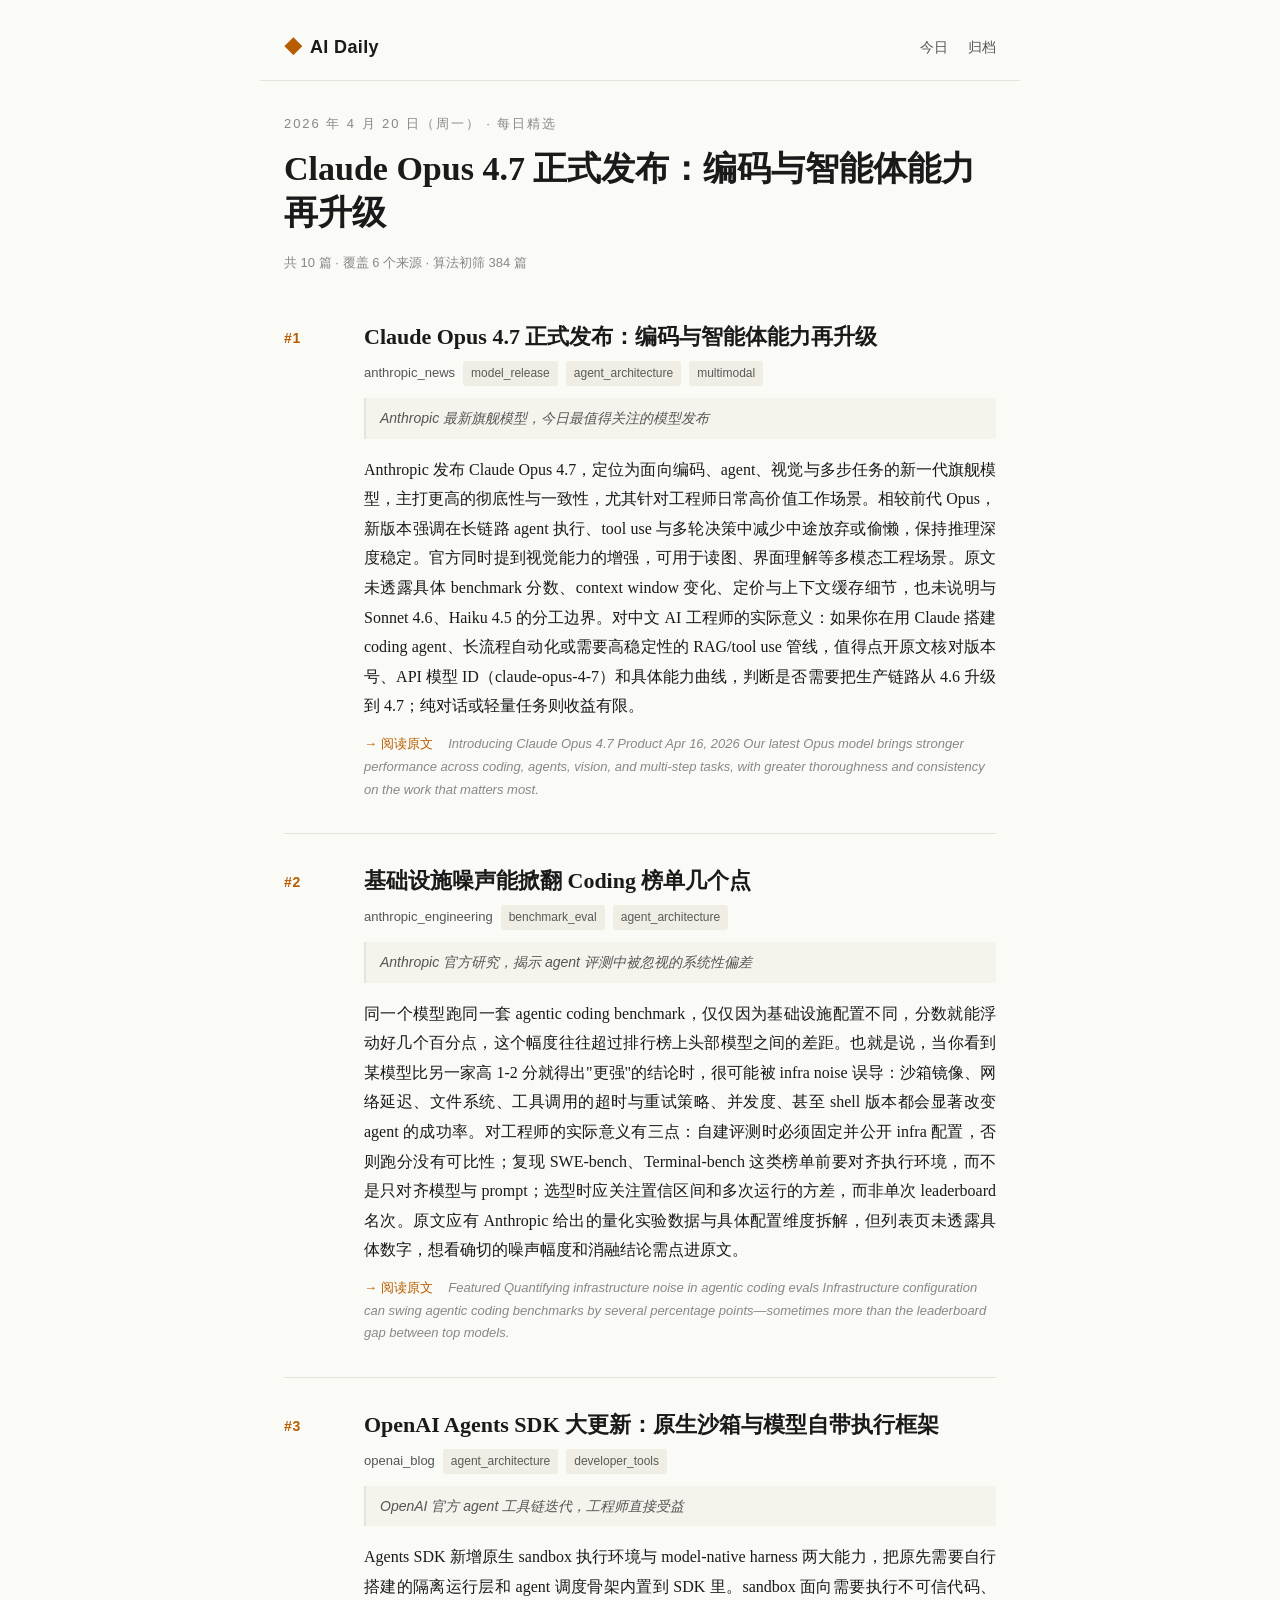
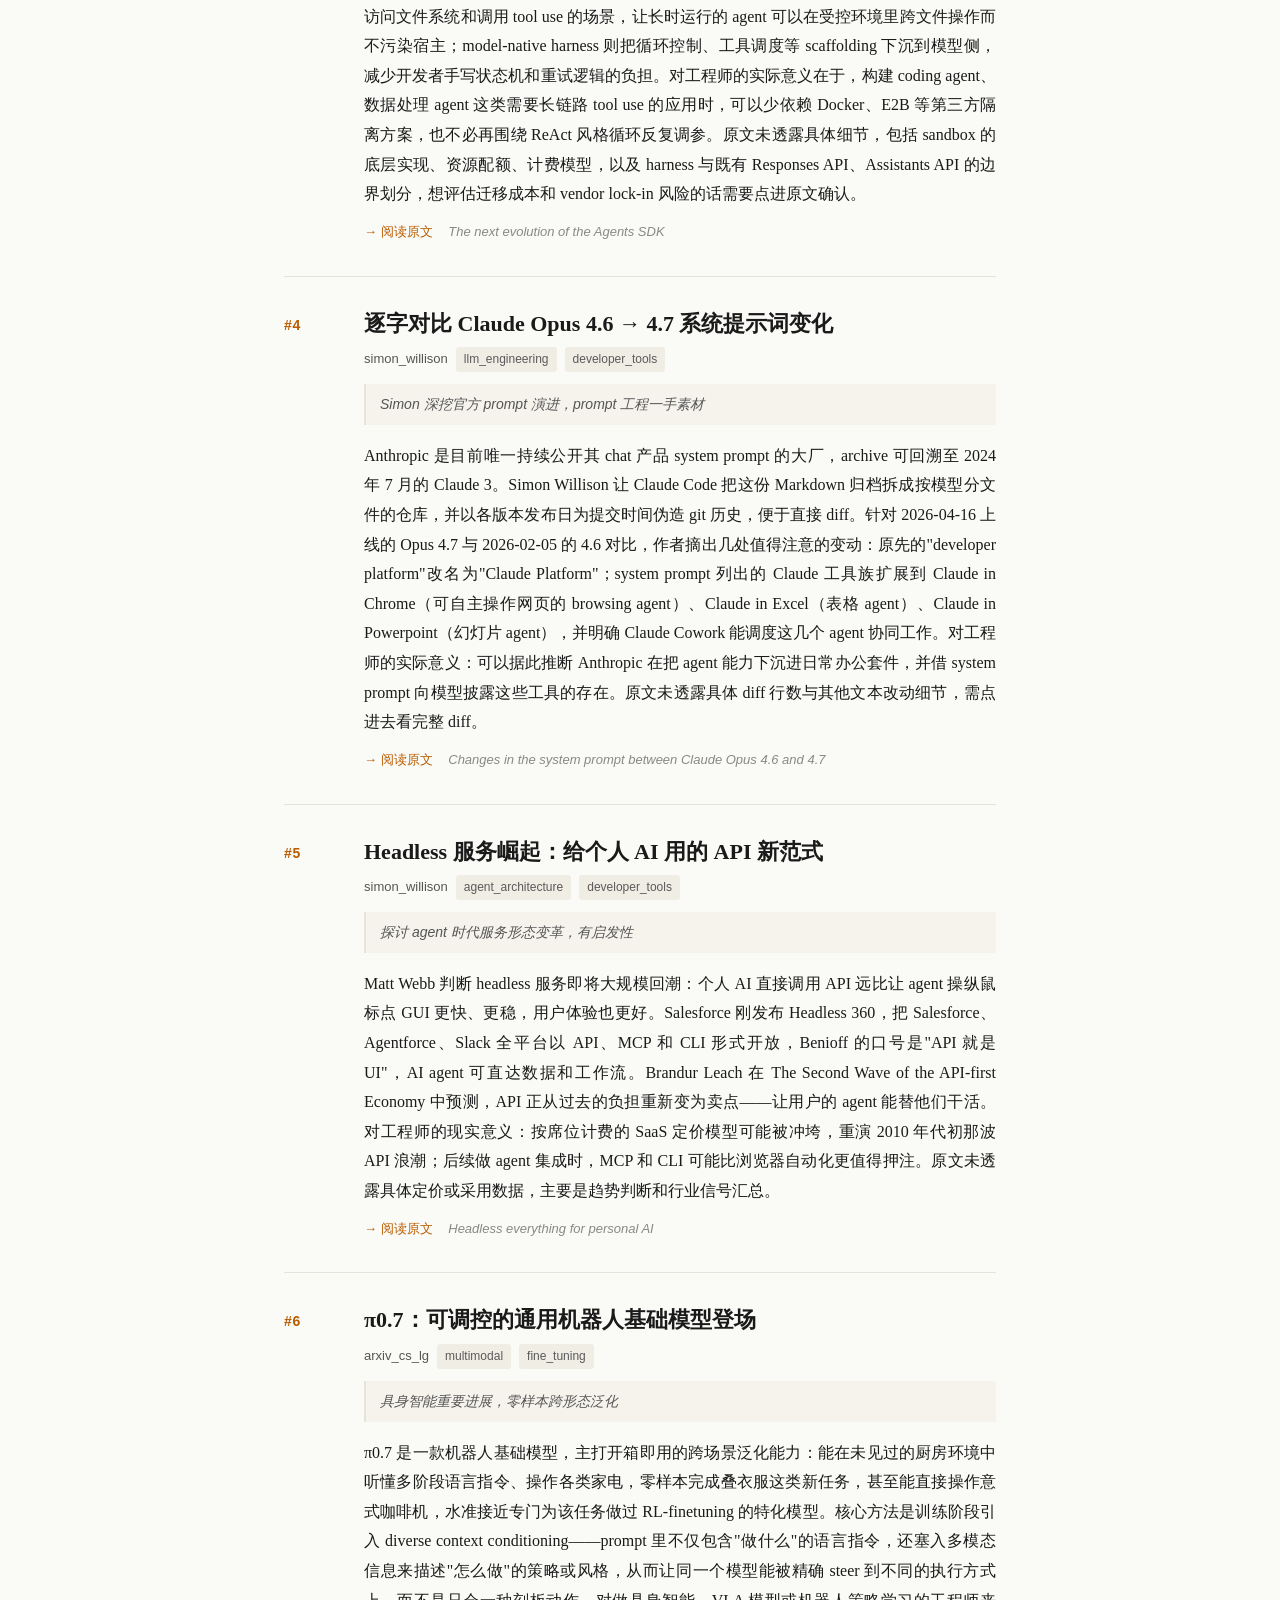
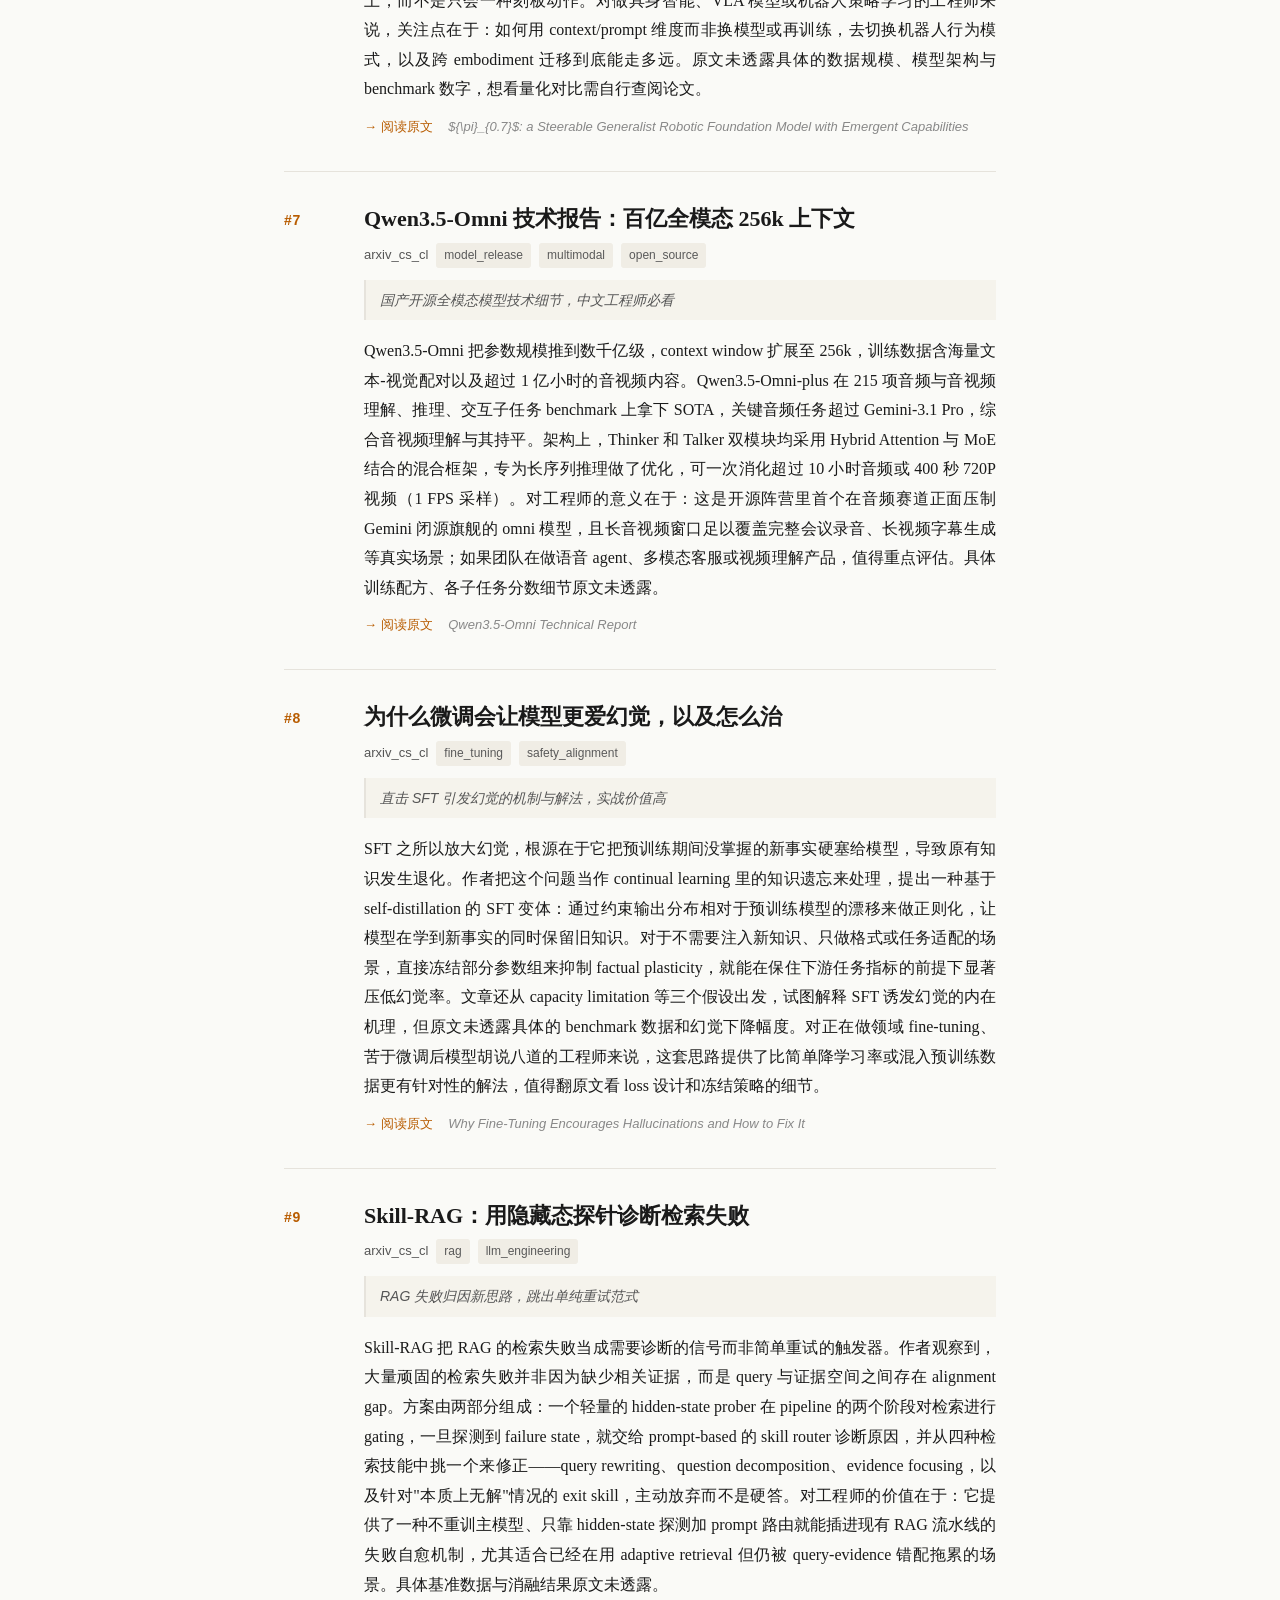
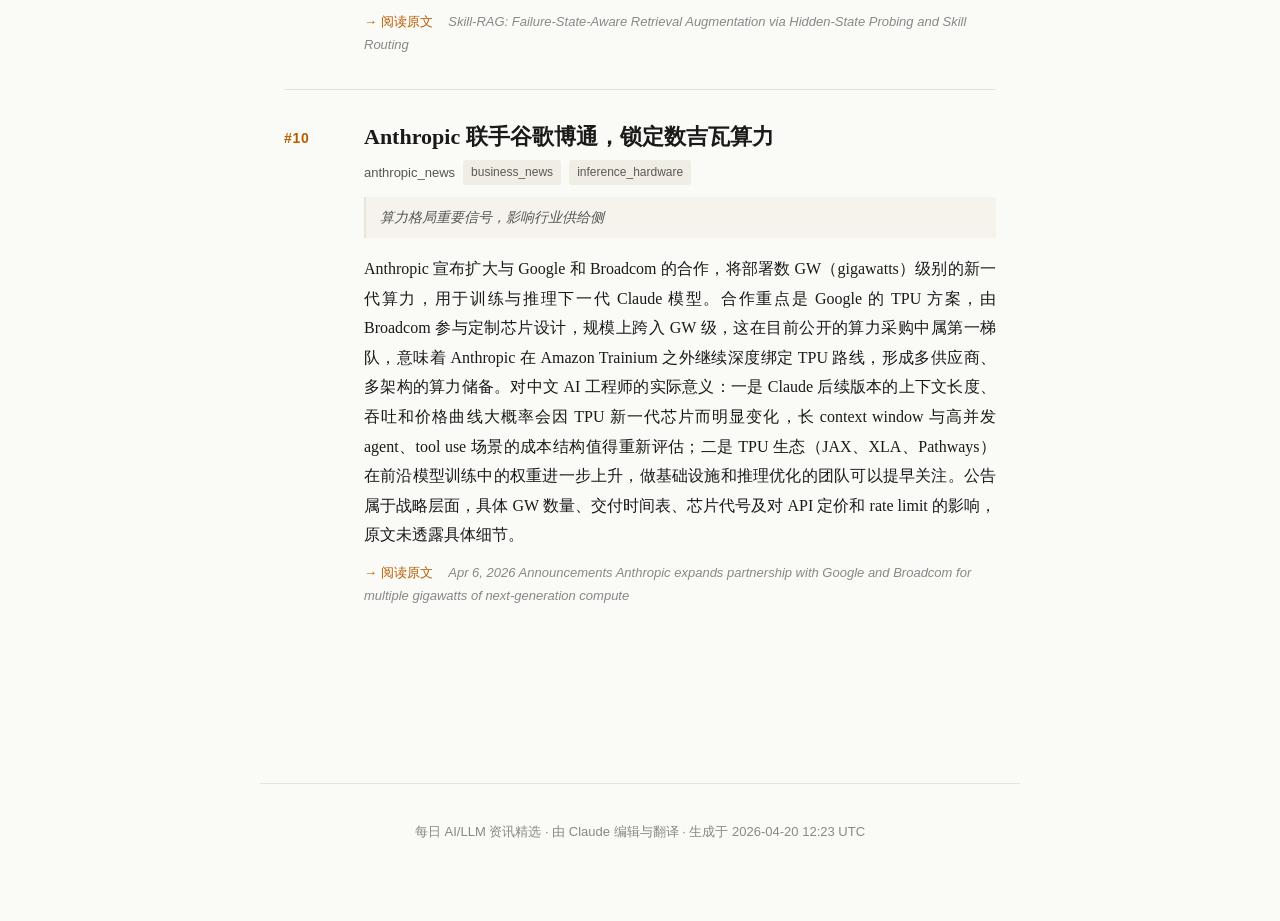
<file: web/index.html>
<!doctype html>
<html lang="zh-CN">
<head>
  <meta charset="utf-8">
  <meta name="viewport" content="width=device-width, initial-scale=1">
  <title>2026 年 4 月 20 日（周一） · AI Daily</title>
  <link rel="stylesheet" href="assets/style.css">
</head>
<body>
  <header class="site-header">
    <a class="brand" href="index.html">
      <span class="brand-mark">◆</span>
      <span class="brand-name">AI Daily</span>
    </a>
    <nav>
      <a href="index.html">今日</a>
      <a href="archive/index.html">归档</a>
    </nav>
  </header>
  <main>
<article class="daily">
  <header class="daily-header">
    <p class="kicker">2026 年 4 月 20 日（周一） · 每日精选</p>
    <h1>Claude Opus 4.7 正式发布：编码与智能体能力再升级</h1>
    <p class="meta">
      共 10 篇 · 覆盖 6 个来源 · 算法初筛 384 篇
    </p>
  </header>


  <ol class="articles">
    <li class="article" id="a-1">
      <div class="rank">#1</div>
      <div class="body">
        <h2><a href="https://www.anthropic.com/news/claude-opus-4-7" target="_blank" rel="noopener">Claude Opus 4.7 正式发布：编码与智能体能力再升级</a></h2>
        <p class="article-meta">
          <span class="source">anthropic_news</span>
<span class="tag">model_release</span><span class="tag">agent_architecture</span><span class="tag">multimodal</span>        </p>
        <p class="why">Anthropic 最新旗舰模型，今日最值得关注的模型发布</p>
        <p class="summary">Anthropic 发布 Claude Opus 4.7，定位为面向编码、agent、视觉与多步任务的新一代旗舰模型，主打更高的彻底性与一致性，尤其针对工程师日常高价值工作场景。相较前代 Opus，新版本强调在长链路 agent 执行、tool use 与多轮决策中减少中途放弃或偷懒，保持推理深度稳定。官方同时提到视觉能力的增强，可用于读图、界面理解等多模态工程场景。原文未透露具体 benchmark 分数、context window 变化、定价与上下文缓存细节，也未说明与 Sonnet 4.6、Haiku 4.5 的分工边界。对中文 AI 工程师的实际意义：如果你在用 Claude 搭建 coding agent、长流程自动化或需要高稳定性的 RAG/tool use 管线，值得点开原文核对版本号、API 模型 ID（claude-opus-4-7）和具体能力曲线，判断是否需要把生产链路从 4.6 升级到 4.7；纯对话或轻量任务则收益有限。</p>
        <p class="orig">
          <a href="https://www.anthropic.com/news/claude-opus-4-7" target="_blank" rel="noopener">→ 阅读原文</a>
          <span class="orig-title">Introducing Claude Opus 4.7 Product Apr 16, 2026 Our latest Opus model brings stronger performance across coding, agents, vision, and multi-step tasks, with greater thoroughness and consistency on the work that matters most.</span>
        </p>
      </div>
    </li>
    <li class="article" id="a-2">
      <div class="rank">#2</div>
      <div class="body">
        <h2><a href="https://www.anthropic.com/engineering/infrastructure-noise" target="_blank" rel="noopener">基础设施噪声能掀翻 Coding 榜单几个点</a></h2>
        <p class="article-meta">
          <span class="source">anthropic_engineering</span>
<span class="tag">benchmark_eval</span><span class="tag">agent_architecture</span>        </p>
        <p class="why">Anthropic 官方研究，揭示 agent 评测中被忽视的系统性偏差</p>
        <p class="summary">同一个模型跑同一套 agentic coding benchmark，仅仅因为基础设施配置不同，分数就能浮动好几个百分点，这个幅度往往超过排行榜上头部模型之间的差距。也就是说，当你看到某模型比另一家高 1-2 分就得出&#34;更强&#34;的结论时，很可能被 infra noise 误导：沙箱镜像、网络延迟、文件系统、工具调用的超时与重试策略、并发度、甚至 shell 版本都会显著改变 agent 的成功率。对工程师的实际意义有三点：自建评测时必须固定并公开 infra 配置，否则跑分没有可比性；复现 SWE-bench、Terminal-bench 这类榜单前要对齐执行环境，而不是只对齐模型与 prompt；选型时应关注置信区间和多次运行的方差，而非单次 leaderboard 名次。原文应有 Anthropic 给出的量化实验数据与具体配置维度拆解，但列表页未透露具体数字，想看确切的噪声幅度和消融结论需点进原文。</p>
        <p class="orig">
          <a href="https://www.anthropic.com/engineering/infrastructure-noise" target="_blank" rel="noopener">→ 阅读原文</a>
          <span class="orig-title">Featured Quantifying infrastructure noise in agentic coding evals Infrastructure configuration can swing agentic coding benchmarks by several percentage points—sometimes more than the leaderboard gap between top models.</span>
        </p>
      </div>
    </li>
    <li class="article" id="a-3">
      <div class="rank">#3</div>
      <div class="body">
        <h2><a href="https://openai.com/index/the-next-evolution-of-the-agents-sdk" target="_blank" rel="noopener">OpenAI Agents SDK 大更新：原生沙箱与模型自带执行框架</a></h2>
        <p class="article-meta">
          <span class="source">openai_blog</span>
<span class="tag">agent_architecture</span><span class="tag">developer_tools</span>        </p>
        <p class="why">OpenAI 官方 agent 工具链迭代，工程师直接受益</p>
        <p class="summary">Agents SDK 新增原生 sandbox 执行环境与 model-native harness 两大能力，把原先需要自行搭建的隔离运行层和 agent 调度骨架内置到 SDK 里。sandbox 面向需要执行不可信代码、访问文件系统和调用 tool use 的场景，让长时运行的 agent 可以在受控环境里跨文件操作而不污染宿主；model-native harness 则把循环控制、工具调度等 scaffolding 下沉到模型侧，减少开发者手写状态机和重试逻辑的负担。对工程师的实际意义在于，构建 coding agent、数据处理 agent 这类需要长链路 tool use 的应用时，可以少依赖 Docker、E2B 等第三方隔离方案，也不必再围绕 ReAct 风格循环反复调参。原文未透露具体细节，包括 sandbox 的底层实现、资源配额、计费模型，以及 harness 与既有 Responses API、Assistants API 的边界划分，想评估迁移成本和 vendor lock-in 风险的话需要点进原文确认。</p>
        <p class="orig">
          <a href="https://openai.com/index/the-next-evolution-of-the-agents-sdk" target="_blank" rel="noopener">→ 阅读原文</a>
          <span class="orig-title">The next evolution of the Agents SDK</span>
        </p>
      </div>
    </li>
    <li class="article" id="a-4">
      <div class="rank">#4</div>
      <div class="body">
        <h2><a href="https://simonwillison.net/2026/Apr/18/opus-system-prompt/#atom-everything" target="_blank" rel="noopener">逐字对比 Claude Opus 4.6 → 4.7 系统提示词变化</a></h2>
        <p class="article-meta">
          <span class="source">simon_willison</span>
<span class="tag">llm_engineering</span><span class="tag">developer_tools</span>        </p>
        <p class="why">Simon 深挖官方 prompt 演进，prompt 工程一手素材</p>
        <p class="summary">Anthropic 是目前唯一持续公开其 chat 产品 system prompt 的大厂，archive 可回溯至 2024 年 7 月的 Claude 3。Simon Willison 让 Claude Code 把这份 Markdown 归档拆成按模型分文件的仓库，并以各版本发布日为提交时间伪造 git 历史，便于直接 diff。针对 2026-04-16 上线的 Opus 4.7 与 2026-02-05 的 4.6 对比，作者摘出几处值得注意的变动：原先的&#34;developer platform&#34;改名为&#34;Claude Platform&#34;；system prompt 列出的 Claude 工具族扩展到 Claude in Chrome（可自主操作网页的 browsing agent）、Claude in Excel（表格 agent）、Claude in Powerpoint（幻灯片 agent），并明确 Claude Cowork 能调度这几个 agent 协同工作。对工程师的实际意义：可以据此推断 Anthropic 在把 agent 能力下沉进日常办公套件，并借 system prompt 向模型披露这些工具的存在。原文未透露具体 diff 行数与其他文本改动细节，需点进去看完整 diff。</p>
        <p class="orig">
          <a href="https://simonwillison.net/2026/Apr/18/opus-system-prompt/#atom-everything" target="_blank" rel="noopener">→ 阅读原文</a>
          <span class="orig-title">Changes in the system prompt between Claude Opus 4.6 and 4.7</span>
        </p>
      </div>
    </li>
    <li class="article" id="a-5">
      <div class="rank">#5</div>
      <div class="body">
        <h2><a href="https://simonwillison.net/2026/Apr/19/headless-everything/#atom-everything" target="_blank" rel="noopener">Headless 服务崛起：给个人 AI 用的 API 新范式</a></h2>
        <p class="article-meta">
          <span class="source">simon_willison</span>
<span class="tag">agent_architecture</span><span class="tag">developer_tools</span>        </p>
        <p class="why">探讨 agent 时代服务形态变革，有启发性</p>
        <p class="summary">Matt Webb 判断 headless 服务即将大规模回潮：个人 AI 直接调用 API 远比让 agent 操纵鼠标点 GUI 更快、更稳，用户体验也更好。Salesforce 刚发布 Headless 360，把 Salesforce、Agentforce、Slack 全平台以 API、MCP 和 CLI 形式开放，Benioff 的口号是&#34;API 就是 UI&#34;，AI agent 可直达数据和工作流。Brandur Leach 在 The Second Wave of the API-first Economy 中预测，API 正从过去的负担重新变为卖点——让用户的 agent 能替他们干活。对工程师的现实意义：按席位计费的 SaaS 定价模型可能被冲垮，重演 2010 年代初那波 API 浪潮；后续做 agent 集成时，MCP 和 CLI 可能比浏览器自动化更值得押注。原文未透露具体定价或采用数据，主要是趋势判断和行业信号汇总。</p>
        <p class="orig">
          <a href="https://simonwillison.net/2026/Apr/19/headless-everything/#atom-everything" target="_blank" rel="noopener">→ 阅读原文</a>
          <span class="orig-title">Headless everything for personal AI</span>
        </p>
      </div>
    </li>
    <li class="article" id="a-6">
      <div class="rank">#6</div>
      <div class="body">
        <h2><a href="https://arxiv.org/abs/2604.15483" target="_blank" rel="noopener">π0.7：可调控的通用机器人基础模型登场</a></h2>
        <p class="article-meta">
          <span class="source">arxiv_cs_lg</span>
<span class="tag">multimodal</span><span class="tag">fine_tuning</span>        </p>
        <p class="why">具身智能重要进展，零样本跨形态泛化</p>
        <p class="summary">π0.7 是一款机器人基础模型，主打开箱即用的跨场景泛化能力：能在未见过的厨房环境中听懂多阶段语言指令、操作各类家电，零样本完成叠衣服这类新任务，甚至能直接操作意式咖啡机，水准接近专门为该任务做过 RL-finetuning 的特化模型。核心方法是训练阶段引入 diverse context conditioning——prompt 里不仅包含&#34;做什么&#34;的语言指令，还塞入多模态信息来描述&#34;怎么做&#34;的策略或风格，从而让同一个模型能被精确 steer 到不同的执行方式上，而不是只会一种刻板动作。对做具身智能、VLA 模型或机器人策略学习的工程师来说，关注点在于：如何用 context/prompt 维度而非换模型或再训练，去切换机器人行为模式，以及跨 embodiment 迁移到底能走多远。原文未透露具体的数据规模、模型架构与 benchmark 数字，想看量化对比需自行查阅论文。</p>
        <p class="orig">
          <a href="https://arxiv.org/abs/2604.15483" target="_blank" rel="noopener">→ 阅读原文</a>
          <span class="orig-title">${\pi}_{0.7}$: a Steerable Generalist Robotic Foundation Model with Emergent Capabilities</span>
        </p>
      </div>
    </li>
    <li class="article" id="a-7">
      <div class="rank">#7</div>
      <div class="body">
        <h2><a href="https://arxiv.org/abs/2604.15804" target="_blank" rel="noopener">Qwen3.5-Omni 技术报告：百亿全模态 256k 上下文</a></h2>
        <p class="article-meta">
          <span class="source">arxiv_cs_cl</span>
<span class="tag">model_release</span><span class="tag">multimodal</span><span class="tag">open_source</span>        </p>
        <p class="why">国产开源全模态模型技术细节，中文工程师必看</p>
        <p class="summary">Qwen3.5-Omni 把参数规模推到数千亿级，context window 扩展至 256k，训练数据含海量文本-视觉配对以及超过 1 亿小时的音视频内容。Qwen3.5-Omni-plus 在 215 项音频与音视频理解、推理、交互子任务 benchmark 上拿下 SOTA，关键音频任务超过 Gemini-3.1 Pro，综合音视频理解与其持平。架构上，Thinker 和 Talker 双模块均采用 Hybrid Attention 与 MoE 结合的混合框架，专为长序列推理做了优化，可一次消化超过 10 小时音频或 400 秒 720P 视频（1 FPS 采样）。对工程师的意义在于：这是开源阵营里首个在音频赛道正面压制 Gemini 闭源旗舰的 omni 模型，且长音视频窗口足以覆盖完整会议录音、长视频字幕生成等真实场景；如果团队在做语音 agent、多模态客服或视频理解产品，值得重点评估。具体训练配方、各子任务分数细节原文未透露。</p>
        <p class="orig">
          <a href="https://arxiv.org/abs/2604.15804" target="_blank" rel="noopener">→ 阅读原文</a>
          <span class="orig-title">Qwen3.5-Omni Technical Report</span>
        </p>
      </div>
    </li>
    <li class="article" id="a-8">
      <div class="rank">#8</div>
      <div class="body">
        <h2><a href="https://arxiv.org/abs/2604.15574" target="_blank" rel="noopener">为什么微调会让模型更爱幻觉，以及怎么治</a></h2>
        <p class="article-meta">
          <span class="source">arxiv_cs_cl</span>
<span class="tag">fine_tuning</span><span class="tag">safety_alignment</span>        </p>
        <p class="why">直击 SFT 引发幻觉的机制与解法，实战价值高</p>
        <p class="summary">SFT 之所以放大幻觉，根源在于它把预训练期间没掌握的新事实硬塞给模型，导致原有知识发生退化。作者把这个问题当作 continual learning 里的知识遗忘来处理，提出一种基于 self-distillation 的 SFT 变体：通过约束输出分布相对于预训练模型的漂移来做正则化，让模型在学到新事实的同时保留旧知识。对于不需要注入新知识、只做格式或任务适配的场景，直接冻结部分参数组来抑制 factual plasticity，就能在保住下游任务指标的前提下显著压低幻觉率。文章还从 capacity limitation 等三个假设出发，试图解释 SFT 诱发幻觉的内在机理，但原文未透露具体的 benchmark 数据和幻觉下降幅度。对正在做领域 fine-tuning、苦于微调后模型胡说八道的工程师来说，这套思路提供了比简单降学习率或混入预训练数据更有针对性的解法，值得翻原文看 loss 设计和冻结策略的细节。</p>
        <p class="orig">
          <a href="https://arxiv.org/abs/2604.15574" target="_blank" rel="noopener">→ 阅读原文</a>
          <span class="orig-title">Why Fine-Tuning Encourages Hallucinations and How to Fix It</span>
        </p>
      </div>
    </li>
    <li class="article" id="a-9">
      <div class="rank">#9</div>
      <div class="body">
        <h2><a href="https://arxiv.org/abs/2604.15771" target="_blank" rel="noopener">Skill-RAG：用隐藏态探针诊断检索失败</a></h2>
        <p class="article-meta">
          <span class="source">arxiv_cs_cl</span>
<span class="tag">rag</span><span class="tag">llm_engineering</span>        </p>
        <p class="why">RAG 失败归因新思路，跳出单纯重试范式</p>
        <p class="summary">Skill-RAG 把 RAG 的检索失败当成需要诊断的信号而非简单重试的触发器。作者观察到，大量顽固的检索失败并非因为缺少相关证据，而是 query 与证据空间之间存在 alignment gap。方案由两部分组成：一个轻量的 hidden-state prober 在 pipeline 的两个阶段对检索进行 gating，一旦探测到 failure state，就交给 prompt-based 的 skill router 诊断原因，并从四种检索技能中挑一个来修正——query rewriting、question decomposition、evidence focusing，以及针对&#34;本质上无解&#34;情况的 exit skill，主动放弃而不是硬答。对工程师的价值在于：它提供了一种不重训主模型、只靠 hidden-state 探测加 prompt 路由就能插进现有 RAG 流水线的失败自愈机制，尤其适合已经在用 adaptive retrieval 但仍被 query-evidence 错配拖累的场景。具体基准数据与消融结果原文未透露。</p>
        <p class="orig">
          <a href="https://arxiv.org/abs/2604.15771" target="_blank" rel="noopener">→ 阅读原文</a>
          <span class="orig-title">Skill-RAG: Failure-State-Aware Retrieval Augmentation via Hidden-State Probing and Skill Routing</span>
        </p>
      </div>
    </li>
    <li class="article" id="a-10">
      <div class="rank">#10</div>
      <div class="body">
        <h2><a href="https://www.anthropic.com/news/google-broadcom-partnership-compute" target="_blank" rel="noopener">Anthropic 联手谷歌博通，锁定数吉瓦算力</a></h2>
        <p class="article-meta">
          <span class="source">anthropic_news</span>
<span class="tag">business_news</span><span class="tag">inference_hardware</span>        </p>
        <p class="why">算力格局重要信号，影响行业供给侧</p>
        <p class="summary">Anthropic 宣布扩大与 Google 和 Broadcom 的合作，将部署数 GW（gigawatts）级别的新一代算力，用于训练与推理下一代 Claude 模型。合作重点是 Google 的 TPU 方案，由 Broadcom 参与定制芯片设计，规模上跨入 GW 级，这在目前公开的算力采购中属第一梯队，意味着 Anthropic 在 Amazon Trainium 之外继续深度绑定 TPU 路线，形成多供应商、多架构的算力储备。对中文 AI 工程师的实际意义：一是 Claude 后续版本的上下文长度、吞吐和价格曲线大概率会因 TPU 新一代芯片而明显变化，长 context window 与高并发 agent、tool use 场景的成本结构值得重新评估；二是 TPU 生态（JAX、XLA、Pathways）在前沿模型训练中的权重进一步上升，做基础设施和推理优化的团队可以提早关注。公告属于战略层面，具体 GW 数量、交付时间表、芯片代号及对 API 定价和 rate limit 的影响，原文未透露具体细节。</p>
        <p class="orig">
          <a href="https://www.anthropic.com/news/google-broadcom-partnership-compute" target="_blank" rel="noopener">→ 阅读原文</a>
          <span class="orig-title">Apr 6, 2026 Announcements Anthropic expands partnership with Google and Broadcom for multiple gigawatts of next-generation compute</span>
        </p>
      </div>
    </li>
  </ol>

</article>
  </main>
  <footer class="site-footer">
    <p>每日 AI/LLM 资讯精选 · 由 Claude 编辑与翻译 · 生成于 2026-04-20 12:23 UTC</p>
  </footer>
</body>
</html>
</file>
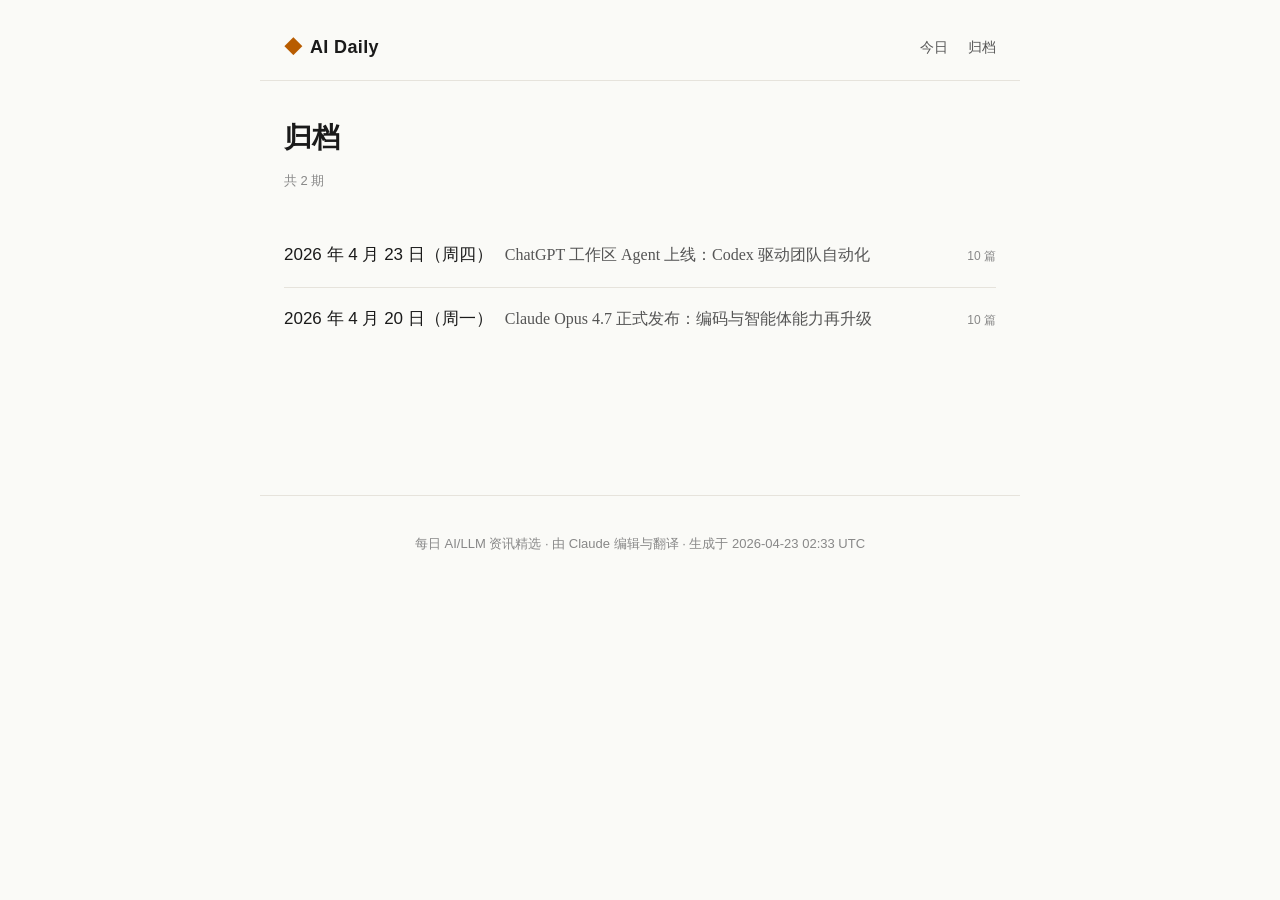
<file: web/archive/index.html>
<!doctype html>
<html lang="zh-CN">
<head>
  <meta charset="utf-8">
  <meta name="viewport" content="width=device-width, initial-scale=1">
  <title>归档 · AI Daily</title>
  <link rel="stylesheet" href="../assets/style.css">
</head>
<body>
  <header class="site-header">
    <a class="brand" href="../index.html">
      <span class="brand-mark">◆</span>
      <span class="brand-name">AI Daily</span>
    </a>
    <nav>
      <a href="../index.html">今日</a>
      <a href="../archive/index.html">归档</a>
    </nav>
  </header>
  <main>
<section class="archive">
  <h1>归档</h1>
  <p class="meta">共 2 期</p>
  <ul class="archive-list">
    <li>
      <a class="date" href="2026-04-23.html">2026 年 4 月 23 日（周四）</a>
      <span class="preview">ChatGPT 工作区 Agent 上线：Codex 驱动团队自动化</span>
      <span class="count">10 篇</span>
    </li>
    <li>
      <a class="date" href="2026-04-20.html">2026 年 4 月 20 日（周一）</a>
      <span class="preview">Claude Opus 4.7 正式发布：编码与智能体能力再升级</span>
      <span class="count">10 篇</span>
    </li>
  </ul>
</section>
  </main>
  <footer class="site-footer">
    <p>每日 AI/LLM 资讯精选 · 由 Claude 编辑与翻译 · 生成于 2026-04-23 02:33 UTC</p>
  </footer>
</body>
</html>
</file>
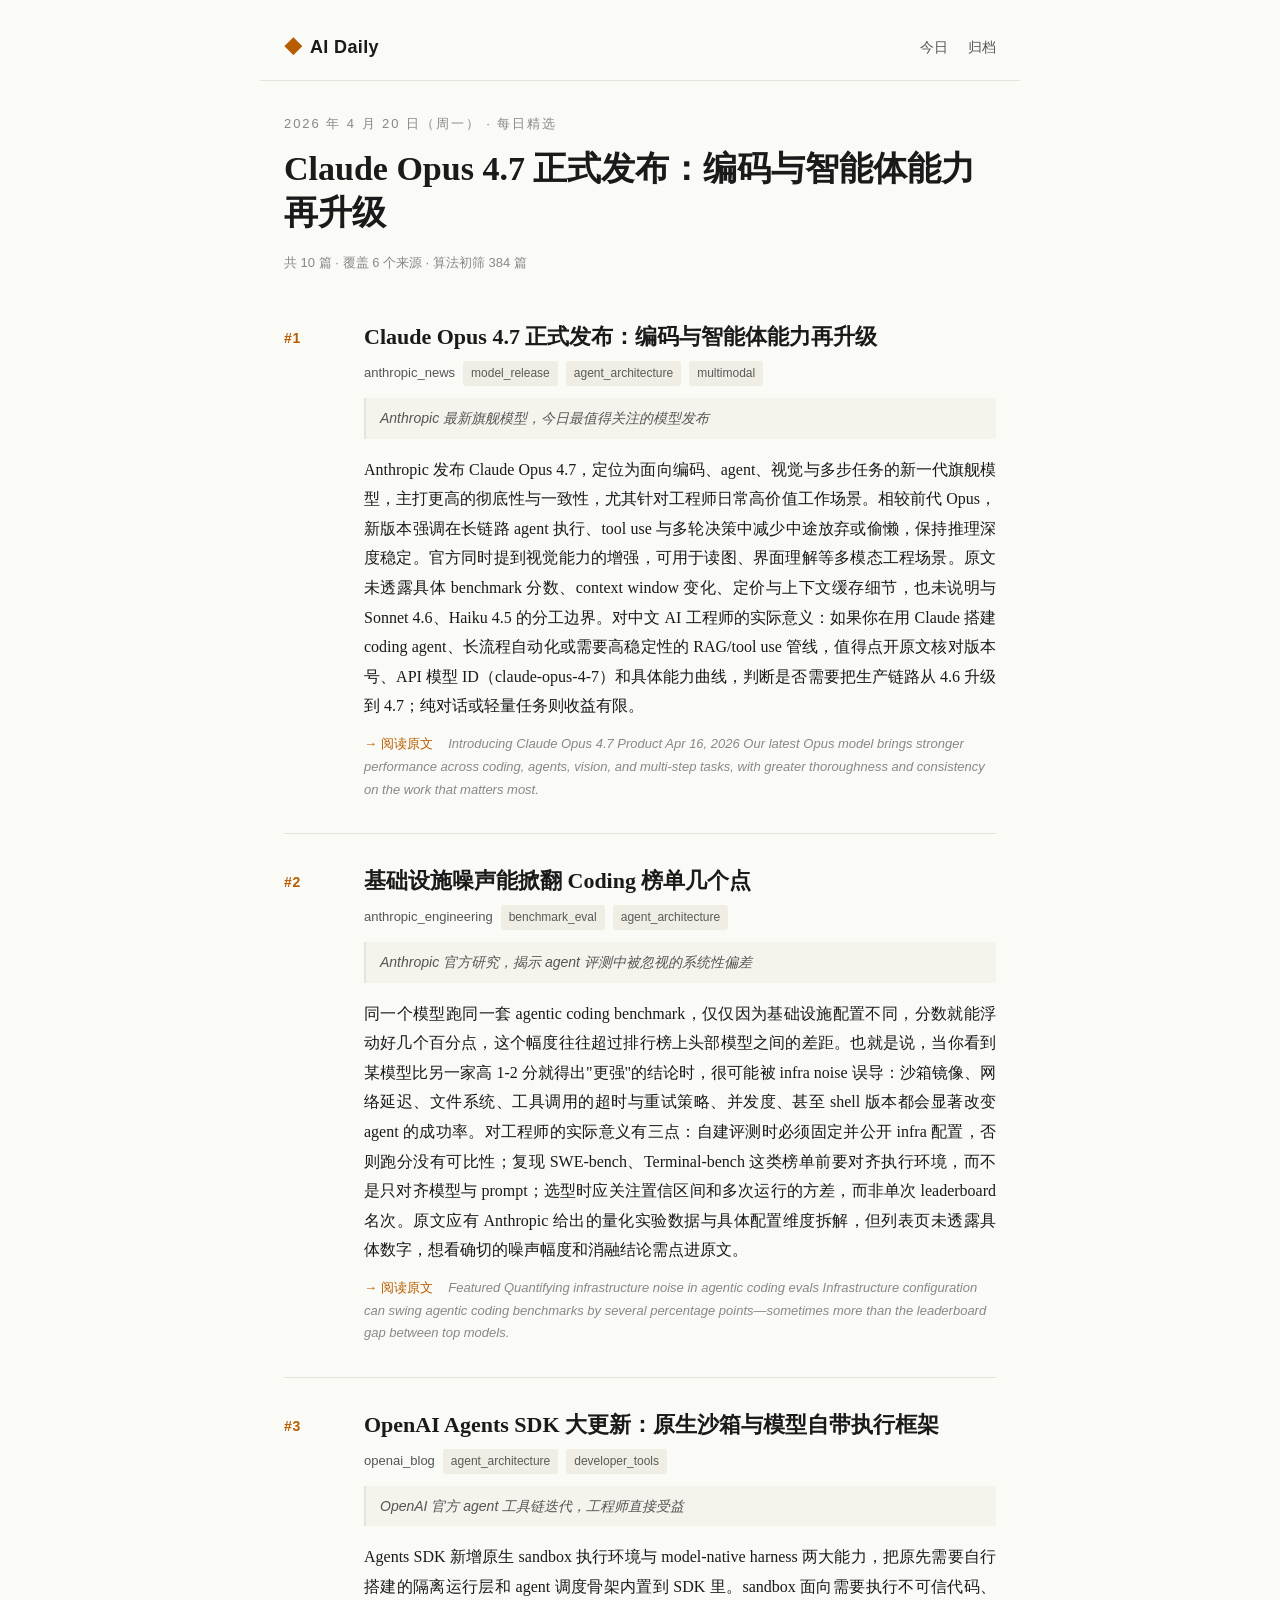
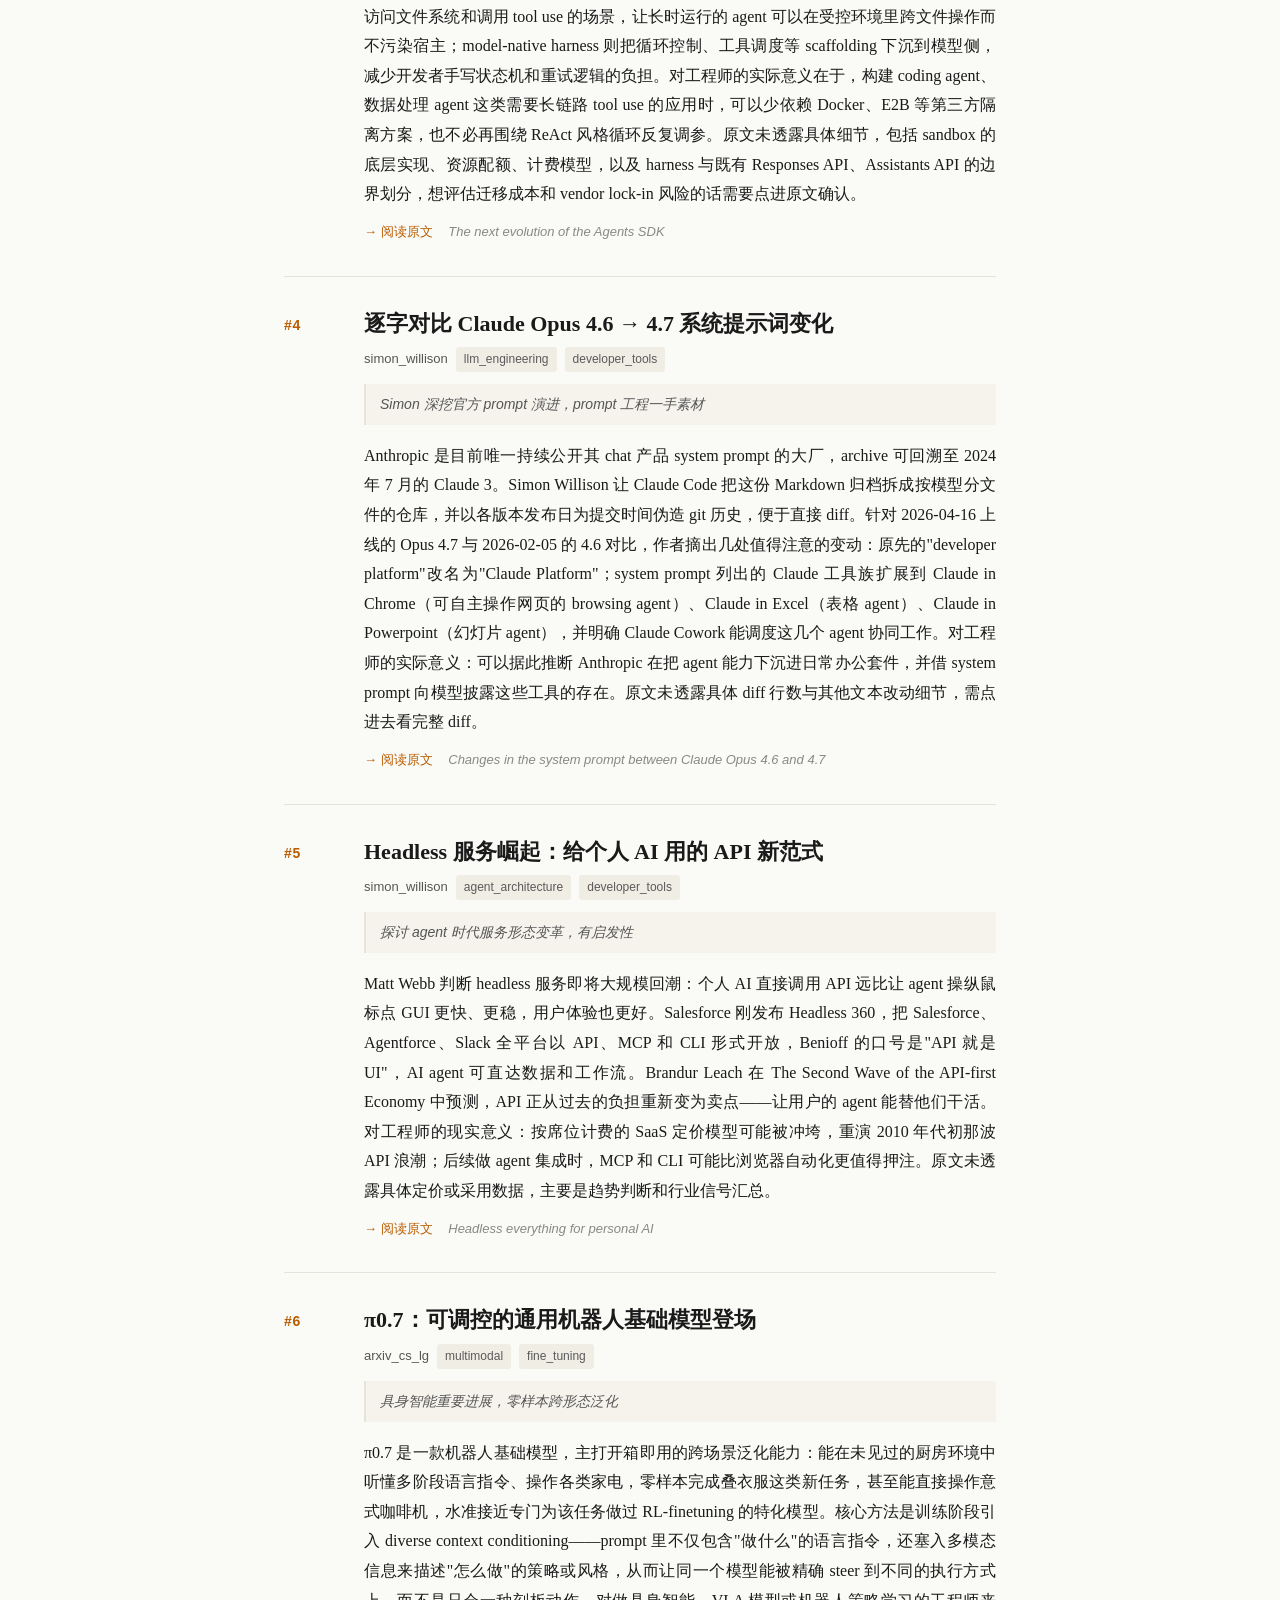
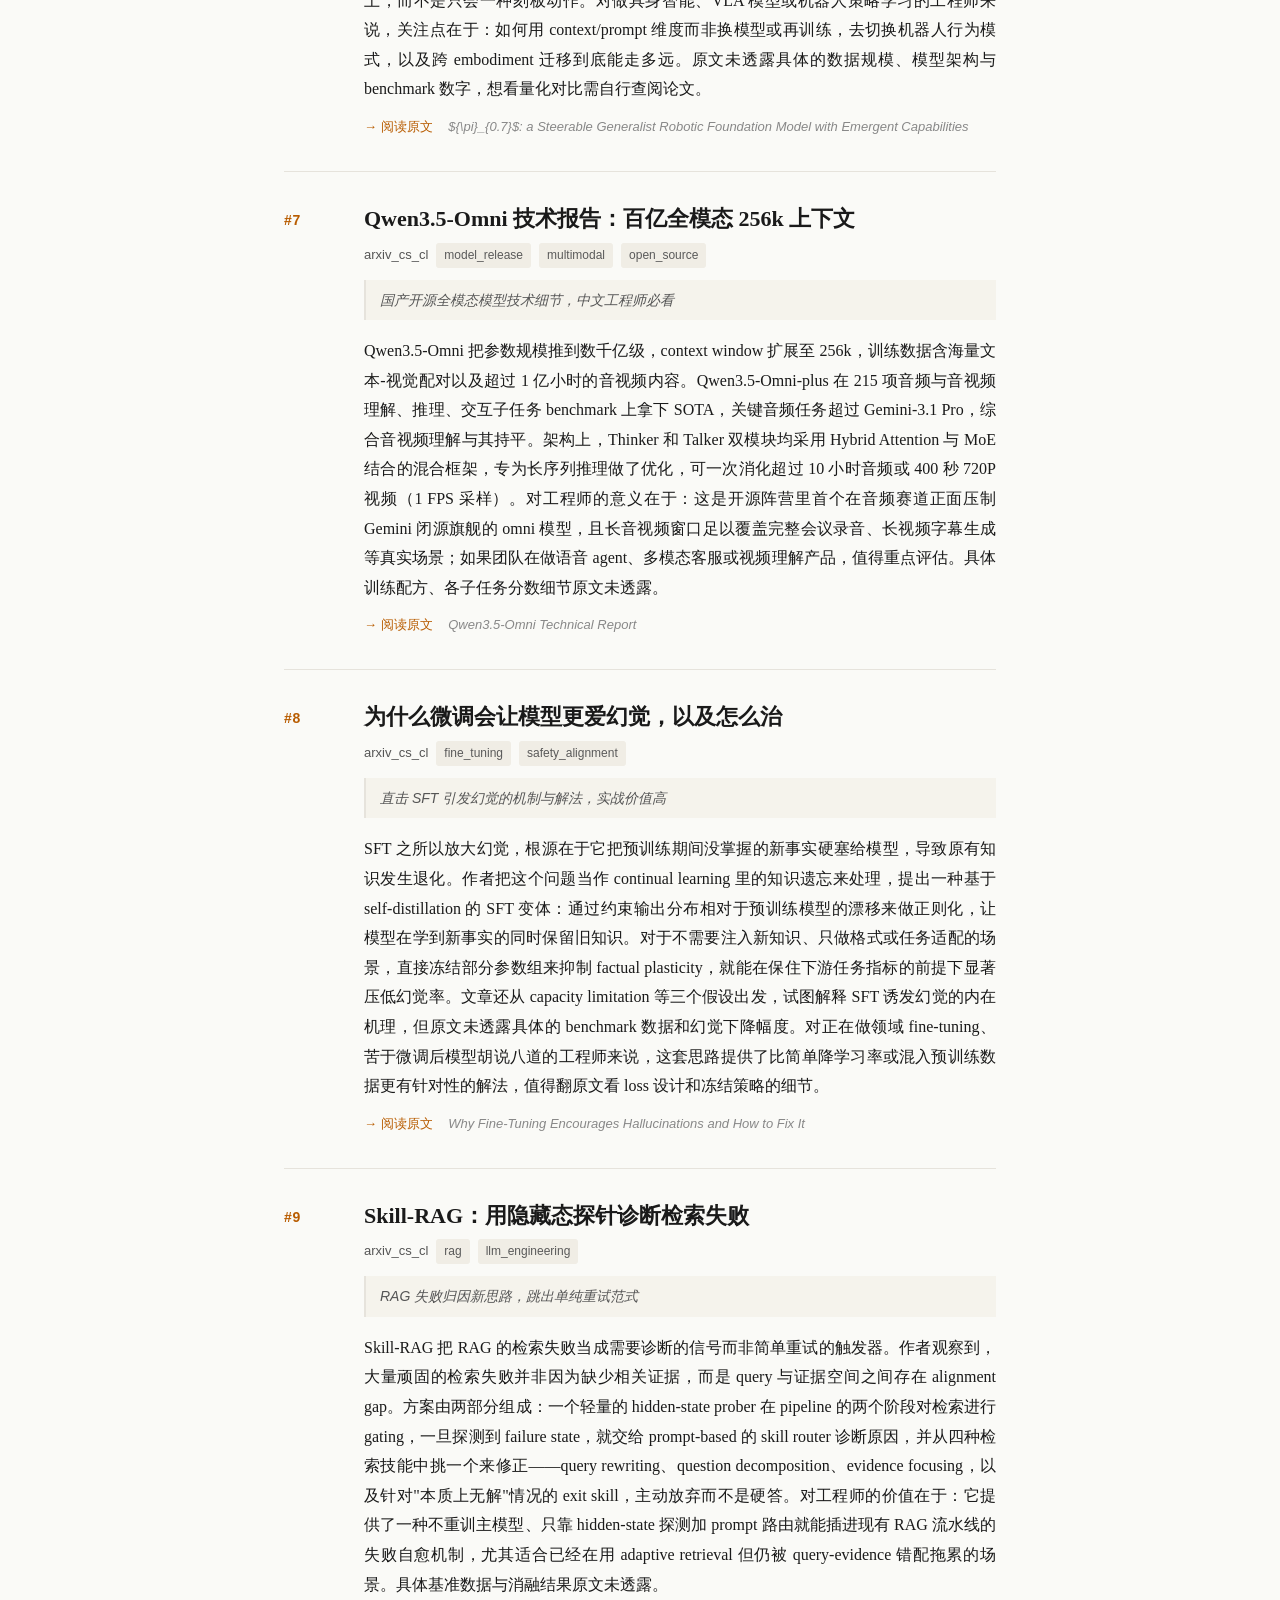
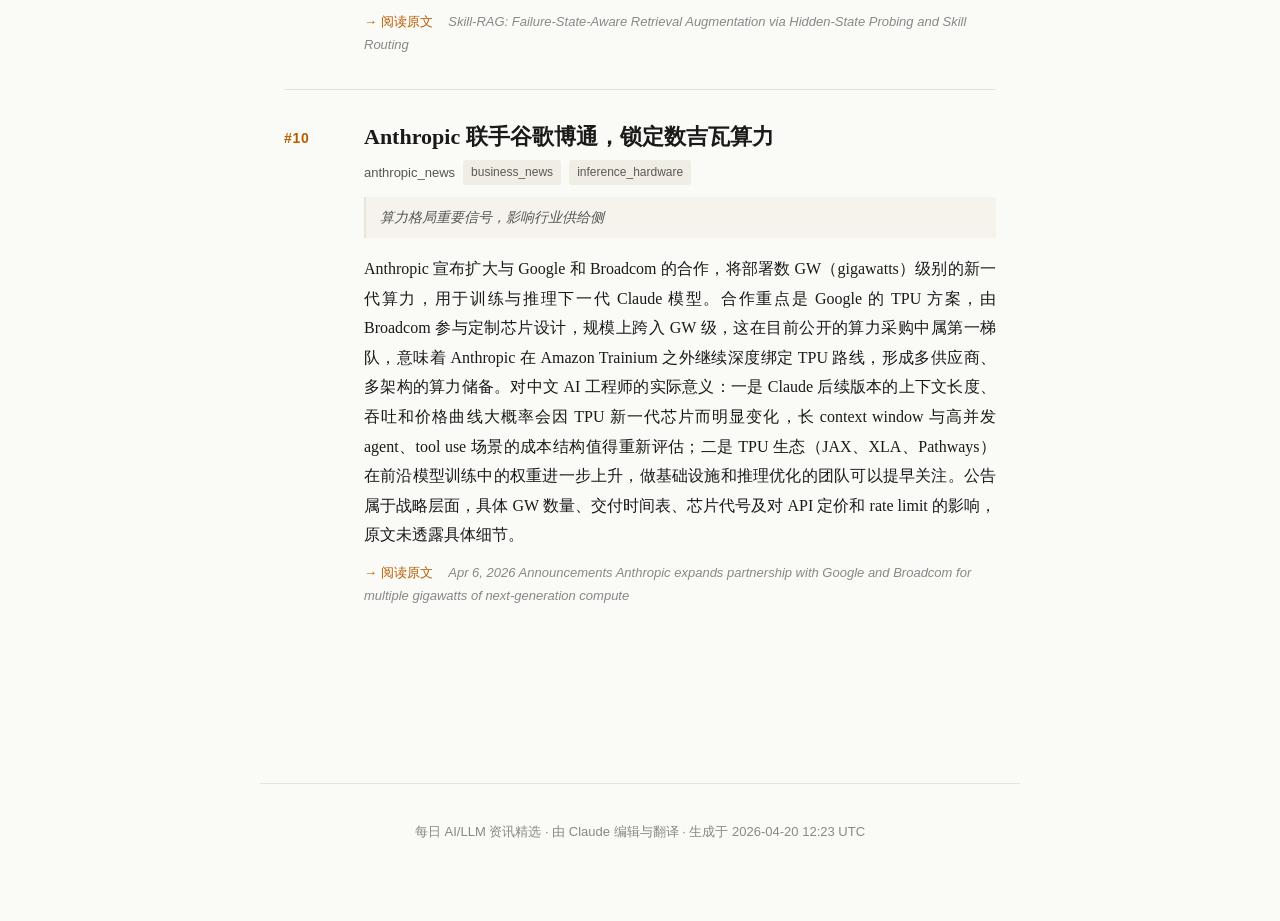
<file: web/archive/2026-04-20.html>
<!doctype html>
<html lang="zh-CN">
<head>
  <meta charset="utf-8">
  <meta name="viewport" content="width=device-width, initial-scale=1">
  <title>2026 年 4 月 20 日（周一） · AI Daily</title>
  <link rel="stylesheet" href="../assets/style.css">
</head>
<body>
  <header class="site-header">
    <a class="brand" href="../index.html">
      <span class="brand-mark">◆</span>
      <span class="brand-name">AI Daily</span>
    </a>
    <nav>
      <a href="../index.html">今日</a>
      <a href="../archive/index.html">归档</a>
    </nav>
  </header>
  <main>
<article class="daily">
  <header class="daily-header">
    <p class="kicker">2026 年 4 月 20 日（周一） · 每日精选</p>
    <h1>Claude Opus 4.7 正式发布：编码与智能体能力再升级</h1>
    <p class="meta">
      共 10 篇 · 覆盖 6 个来源 · 算法初筛 384 篇
    </p>
  </header>


  <ol class="articles">
    <li class="article" id="a-1">
      <div class="rank">#1</div>
      <div class="body">
        <h2><a href="https://www.anthropic.com/news/claude-opus-4-7" target="_blank" rel="noopener">Claude Opus 4.7 正式发布：编码与智能体能力再升级</a></h2>
        <p class="article-meta">
          <span class="source">anthropic_news</span>
<span class="tag">model_release</span><span class="tag">agent_architecture</span><span class="tag">multimodal</span>        </p>
        <p class="why">Anthropic 最新旗舰模型，今日最值得关注的模型发布</p>
        <p class="summary">Anthropic 发布 Claude Opus 4.7，定位为面向编码、agent、视觉与多步任务的新一代旗舰模型，主打更高的彻底性与一致性，尤其针对工程师日常高价值工作场景。相较前代 Opus，新版本强调在长链路 agent 执行、tool use 与多轮决策中减少中途放弃或偷懒，保持推理深度稳定。官方同时提到视觉能力的增强，可用于读图、界面理解等多模态工程场景。原文未透露具体 benchmark 分数、context window 变化、定价与上下文缓存细节，也未说明与 Sonnet 4.6、Haiku 4.5 的分工边界。对中文 AI 工程师的实际意义：如果你在用 Claude 搭建 coding agent、长流程自动化或需要高稳定性的 RAG/tool use 管线，值得点开原文核对版本号、API 模型 ID（claude-opus-4-7）和具体能力曲线，判断是否需要把生产链路从 4.6 升级到 4.7；纯对话或轻量任务则收益有限。</p>
        <p class="orig">
          <a href="https://www.anthropic.com/news/claude-opus-4-7" target="_blank" rel="noopener">→ 阅读原文</a>
          <span class="orig-title">Introducing Claude Opus 4.7 Product Apr 16, 2026 Our latest Opus model brings stronger performance across coding, agents, vision, and multi-step tasks, with greater thoroughness and consistency on the work that matters most.</span>
        </p>
      </div>
    </li>
    <li class="article" id="a-2">
      <div class="rank">#2</div>
      <div class="body">
        <h2><a href="https://www.anthropic.com/engineering/infrastructure-noise" target="_blank" rel="noopener">基础设施噪声能掀翻 Coding 榜单几个点</a></h2>
        <p class="article-meta">
          <span class="source">anthropic_engineering</span>
<span class="tag">benchmark_eval</span><span class="tag">agent_architecture</span>        </p>
        <p class="why">Anthropic 官方研究，揭示 agent 评测中被忽视的系统性偏差</p>
        <p class="summary">同一个模型跑同一套 agentic coding benchmark，仅仅因为基础设施配置不同，分数就能浮动好几个百分点，这个幅度往往超过排行榜上头部模型之间的差距。也就是说，当你看到某模型比另一家高 1-2 分就得出&#34;更强&#34;的结论时，很可能被 infra noise 误导：沙箱镜像、网络延迟、文件系统、工具调用的超时与重试策略、并发度、甚至 shell 版本都会显著改变 agent 的成功率。对工程师的实际意义有三点：自建评测时必须固定并公开 infra 配置，否则跑分没有可比性；复现 SWE-bench、Terminal-bench 这类榜单前要对齐执行环境，而不是只对齐模型与 prompt；选型时应关注置信区间和多次运行的方差，而非单次 leaderboard 名次。原文应有 Anthropic 给出的量化实验数据与具体配置维度拆解，但列表页未透露具体数字，想看确切的噪声幅度和消融结论需点进原文。</p>
        <p class="orig">
          <a href="https://www.anthropic.com/engineering/infrastructure-noise" target="_blank" rel="noopener">→ 阅读原文</a>
          <span class="orig-title">Featured Quantifying infrastructure noise in agentic coding evals Infrastructure configuration can swing agentic coding benchmarks by several percentage points—sometimes more than the leaderboard gap between top models.</span>
        </p>
      </div>
    </li>
    <li class="article" id="a-3">
      <div class="rank">#3</div>
      <div class="body">
        <h2><a href="https://openai.com/index/the-next-evolution-of-the-agents-sdk" target="_blank" rel="noopener">OpenAI Agents SDK 大更新：原生沙箱与模型自带执行框架</a></h2>
        <p class="article-meta">
          <span class="source">openai_blog</span>
<span class="tag">agent_architecture</span><span class="tag">developer_tools</span>        </p>
        <p class="why">OpenAI 官方 agent 工具链迭代，工程师直接受益</p>
        <p class="summary">Agents SDK 新增原生 sandbox 执行环境与 model-native harness 两大能力，把原先需要自行搭建的隔离运行层和 agent 调度骨架内置到 SDK 里。sandbox 面向需要执行不可信代码、访问文件系统和调用 tool use 的场景，让长时运行的 agent 可以在受控环境里跨文件操作而不污染宿主；model-native harness 则把循环控制、工具调度等 scaffolding 下沉到模型侧，减少开发者手写状态机和重试逻辑的负担。对工程师的实际意义在于，构建 coding agent、数据处理 agent 这类需要长链路 tool use 的应用时，可以少依赖 Docker、E2B 等第三方隔离方案，也不必再围绕 ReAct 风格循环反复调参。原文未透露具体细节，包括 sandbox 的底层实现、资源配额、计费模型，以及 harness 与既有 Responses API、Assistants API 的边界划分，想评估迁移成本和 vendor lock-in 风险的话需要点进原文确认。</p>
        <p class="orig">
          <a href="https://openai.com/index/the-next-evolution-of-the-agents-sdk" target="_blank" rel="noopener">→ 阅读原文</a>
          <span class="orig-title">The next evolution of the Agents SDK</span>
        </p>
      </div>
    </li>
    <li class="article" id="a-4">
      <div class="rank">#4</div>
      <div class="body">
        <h2><a href="https://simonwillison.net/2026/Apr/18/opus-system-prompt/#atom-everything" target="_blank" rel="noopener">逐字对比 Claude Opus 4.6 → 4.7 系统提示词变化</a></h2>
        <p class="article-meta">
          <span class="source">simon_willison</span>
<span class="tag">llm_engineering</span><span class="tag">developer_tools</span>        </p>
        <p class="why">Simon 深挖官方 prompt 演进，prompt 工程一手素材</p>
        <p class="summary">Anthropic 是目前唯一持续公开其 chat 产品 system prompt 的大厂，archive 可回溯至 2024 年 7 月的 Claude 3。Simon Willison 让 Claude Code 把这份 Markdown 归档拆成按模型分文件的仓库，并以各版本发布日为提交时间伪造 git 历史，便于直接 diff。针对 2026-04-16 上线的 Opus 4.7 与 2026-02-05 的 4.6 对比，作者摘出几处值得注意的变动：原先的&#34;developer platform&#34;改名为&#34;Claude Platform&#34;；system prompt 列出的 Claude 工具族扩展到 Claude in Chrome（可自主操作网页的 browsing agent）、Claude in Excel（表格 agent）、Claude in Powerpoint（幻灯片 agent），并明确 Claude Cowork 能调度这几个 agent 协同工作。对工程师的实际意义：可以据此推断 Anthropic 在把 agent 能力下沉进日常办公套件，并借 system prompt 向模型披露这些工具的存在。原文未透露具体 diff 行数与其他文本改动细节，需点进去看完整 diff。</p>
        <p class="orig">
          <a href="https://simonwillison.net/2026/Apr/18/opus-system-prompt/#atom-everything" target="_blank" rel="noopener">→ 阅读原文</a>
          <span class="orig-title">Changes in the system prompt between Claude Opus 4.6 and 4.7</span>
        </p>
      </div>
    </li>
    <li class="article" id="a-5">
      <div class="rank">#5</div>
      <div class="body">
        <h2><a href="https://simonwillison.net/2026/Apr/19/headless-everything/#atom-everything" target="_blank" rel="noopener">Headless 服务崛起：给个人 AI 用的 API 新范式</a></h2>
        <p class="article-meta">
          <span class="source">simon_willison</span>
<span class="tag">agent_architecture</span><span class="tag">developer_tools</span>        </p>
        <p class="why">探讨 agent 时代服务形态变革，有启发性</p>
        <p class="summary">Matt Webb 判断 headless 服务即将大规模回潮：个人 AI 直接调用 API 远比让 agent 操纵鼠标点 GUI 更快、更稳，用户体验也更好。Salesforce 刚发布 Headless 360，把 Salesforce、Agentforce、Slack 全平台以 API、MCP 和 CLI 形式开放，Benioff 的口号是&#34;API 就是 UI&#34;，AI agent 可直达数据和工作流。Brandur Leach 在 The Second Wave of the API-first Economy 中预测，API 正从过去的负担重新变为卖点——让用户的 agent 能替他们干活。对工程师的现实意义：按席位计费的 SaaS 定价模型可能被冲垮，重演 2010 年代初那波 API 浪潮；后续做 agent 集成时，MCP 和 CLI 可能比浏览器自动化更值得押注。原文未透露具体定价或采用数据，主要是趋势判断和行业信号汇总。</p>
        <p class="orig">
          <a href="https://simonwillison.net/2026/Apr/19/headless-everything/#atom-everything" target="_blank" rel="noopener">→ 阅读原文</a>
          <span class="orig-title">Headless everything for personal AI</span>
        </p>
      </div>
    </li>
    <li class="article" id="a-6">
      <div class="rank">#6</div>
      <div class="body">
        <h2><a href="https://arxiv.org/abs/2604.15483" target="_blank" rel="noopener">π0.7：可调控的通用机器人基础模型登场</a></h2>
        <p class="article-meta">
          <span class="source">arxiv_cs_lg</span>
<span class="tag">multimodal</span><span class="tag">fine_tuning</span>        </p>
        <p class="why">具身智能重要进展，零样本跨形态泛化</p>
        <p class="summary">π0.7 是一款机器人基础模型，主打开箱即用的跨场景泛化能力：能在未见过的厨房环境中听懂多阶段语言指令、操作各类家电，零样本完成叠衣服这类新任务，甚至能直接操作意式咖啡机，水准接近专门为该任务做过 RL-finetuning 的特化模型。核心方法是训练阶段引入 diverse context conditioning——prompt 里不仅包含&#34;做什么&#34;的语言指令，还塞入多模态信息来描述&#34;怎么做&#34;的策略或风格，从而让同一个模型能被精确 steer 到不同的执行方式上，而不是只会一种刻板动作。对做具身智能、VLA 模型或机器人策略学习的工程师来说，关注点在于：如何用 context/prompt 维度而非换模型或再训练，去切换机器人行为模式，以及跨 embodiment 迁移到底能走多远。原文未透露具体的数据规模、模型架构与 benchmark 数字，想看量化对比需自行查阅论文。</p>
        <p class="orig">
          <a href="https://arxiv.org/abs/2604.15483" target="_blank" rel="noopener">→ 阅读原文</a>
          <span class="orig-title">${\pi}_{0.7}$: a Steerable Generalist Robotic Foundation Model with Emergent Capabilities</span>
        </p>
      </div>
    </li>
    <li class="article" id="a-7">
      <div class="rank">#7</div>
      <div class="body">
        <h2><a href="https://arxiv.org/abs/2604.15804" target="_blank" rel="noopener">Qwen3.5-Omni 技术报告：百亿全模态 256k 上下文</a></h2>
        <p class="article-meta">
          <span class="source">arxiv_cs_cl</span>
<span class="tag">model_release</span><span class="tag">multimodal</span><span class="tag">open_source</span>        </p>
        <p class="why">国产开源全模态模型技术细节，中文工程师必看</p>
        <p class="summary">Qwen3.5-Omni 把参数规模推到数千亿级，context window 扩展至 256k，训练数据含海量文本-视觉配对以及超过 1 亿小时的音视频内容。Qwen3.5-Omni-plus 在 215 项音频与音视频理解、推理、交互子任务 benchmark 上拿下 SOTA，关键音频任务超过 Gemini-3.1 Pro，综合音视频理解与其持平。架构上，Thinker 和 Talker 双模块均采用 Hybrid Attention 与 MoE 结合的混合框架，专为长序列推理做了优化，可一次消化超过 10 小时音频或 400 秒 720P 视频（1 FPS 采样）。对工程师的意义在于：这是开源阵营里首个在音频赛道正面压制 Gemini 闭源旗舰的 omni 模型，且长音视频窗口足以覆盖完整会议录音、长视频字幕生成等真实场景；如果团队在做语音 agent、多模态客服或视频理解产品，值得重点评估。具体训练配方、各子任务分数细节原文未透露。</p>
        <p class="orig">
          <a href="https://arxiv.org/abs/2604.15804" target="_blank" rel="noopener">→ 阅读原文</a>
          <span class="orig-title">Qwen3.5-Omni Technical Report</span>
        </p>
      </div>
    </li>
    <li class="article" id="a-8">
      <div class="rank">#8</div>
      <div class="body">
        <h2><a href="https://arxiv.org/abs/2604.15574" target="_blank" rel="noopener">为什么微调会让模型更爱幻觉，以及怎么治</a></h2>
        <p class="article-meta">
          <span class="source">arxiv_cs_cl</span>
<span class="tag">fine_tuning</span><span class="tag">safety_alignment</span>        </p>
        <p class="why">直击 SFT 引发幻觉的机制与解法，实战价值高</p>
        <p class="summary">SFT 之所以放大幻觉，根源在于它把预训练期间没掌握的新事实硬塞给模型，导致原有知识发生退化。作者把这个问题当作 continual learning 里的知识遗忘来处理，提出一种基于 self-distillation 的 SFT 变体：通过约束输出分布相对于预训练模型的漂移来做正则化，让模型在学到新事实的同时保留旧知识。对于不需要注入新知识、只做格式或任务适配的场景，直接冻结部分参数组来抑制 factual plasticity，就能在保住下游任务指标的前提下显著压低幻觉率。文章还从 capacity limitation 等三个假设出发，试图解释 SFT 诱发幻觉的内在机理，但原文未透露具体的 benchmark 数据和幻觉下降幅度。对正在做领域 fine-tuning、苦于微调后模型胡说八道的工程师来说，这套思路提供了比简单降学习率或混入预训练数据更有针对性的解法，值得翻原文看 loss 设计和冻结策略的细节。</p>
        <p class="orig">
          <a href="https://arxiv.org/abs/2604.15574" target="_blank" rel="noopener">→ 阅读原文</a>
          <span class="orig-title">Why Fine-Tuning Encourages Hallucinations and How to Fix It</span>
        </p>
      </div>
    </li>
    <li class="article" id="a-9">
      <div class="rank">#9</div>
      <div class="body">
        <h2><a href="https://arxiv.org/abs/2604.15771" target="_blank" rel="noopener">Skill-RAG：用隐藏态探针诊断检索失败</a></h2>
        <p class="article-meta">
          <span class="source">arxiv_cs_cl</span>
<span class="tag">rag</span><span class="tag">llm_engineering</span>        </p>
        <p class="why">RAG 失败归因新思路，跳出单纯重试范式</p>
        <p class="summary">Skill-RAG 把 RAG 的检索失败当成需要诊断的信号而非简单重试的触发器。作者观察到，大量顽固的检索失败并非因为缺少相关证据，而是 query 与证据空间之间存在 alignment gap。方案由两部分组成：一个轻量的 hidden-state prober 在 pipeline 的两个阶段对检索进行 gating，一旦探测到 failure state，就交给 prompt-based 的 skill router 诊断原因，并从四种检索技能中挑一个来修正——query rewriting、question decomposition、evidence focusing，以及针对&#34;本质上无解&#34;情况的 exit skill，主动放弃而不是硬答。对工程师的价值在于：它提供了一种不重训主模型、只靠 hidden-state 探测加 prompt 路由就能插进现有 RAG 流水线的失败自愈机制，尤其适合已经在用 adaptive retrieval 但仍被 query-evidence 错配拖累的场景。具体基准数据与消融结果原文未透露。</p>
        <p class="orig">
          <a href="https://arxiv.org/abs/2604.15771" target="_blank" rel="noopener">→ 阅读原文</a>
          <span class="orig-title">Skill-RAG: Failure-State-Aware Retrieval Augmentation via Hidden-State Probing and Skill Routing</span>
        </p>
      </div>
    </li>
    <li class="article" id="a-10">
      <div class="rank">#10</div>
      <div class="body">
        <h2><a href="https://www.anthropic.com/news/google-broadcom-partnership-compute" target="_blank" rel="noopener">Anthropic 联手谷歌博通，锁定数吉瓦算力</a></h2>
        <p class="article-meta">
          <span class="source">anthropic_news</span>
<span class="tag">business_news</span><span class="tag">inference_hardware</span>        </p>
        <p class="why">算力格局重要信号，影响行业供给侧</p>
        <p class="summary">Anthropic 宣布扩大与 Google 和 Broadcom 的合作，将部署数 GW（gigawatts）级别的新一代算力，用于训练与推理下一代 Claude 模型。合作重点是 Google 的 TPU 方案，由 Broadcom 参与定制芯片设计，规模上跨入 GW 级，这在目前公开的算力采购中属第一梯队，意味着 Anthropic 在 Amazon Trainium 之外继续深度绑定 TPU 路线，形成多供应商、多架构的算力储备。对中文 AI 工程师的实际意义：一是 Claude 后续版本的上下文长度、吞吐和价格曲线大概率会因 TPU 新一代芯片而明显变化，长 context window 与高并发 agent、tool use 场景的成本结构值得重新评估；二是 TPU 生态（JAX、XLA、Pathways）在前沿模型训练中的权重进一步上升，做基础设施和推理优化的团队可以提早关注。公告属于战略层面，具体 GW 数量、交付时间表、芯片代号及对 API 定价和 rate limit 的影响，原文未透露具体细节。</p>
        <p class="orig">
          <a href="https://www.anthropic.com/news/google-broadcom-partnership-compute" target="_blank" rel="noopener">→ 阅读原文</a>
          <span class="orig-title">Apr 6, 2026 Announcements Anthropic expands partnership with Google and Broadcom for multiple gigawatts of next-generation compute</span>
        </p>
      </div>
    </li>
  </ol>

</article>
  </main>
  <footer class="site-footer">
    <p>每日 AI/LLM 资讯精选 · 由 Claude 编辑与翻译 · 生成于 2026-04-20 12:23 UTC</p>
  </footer>
</body>
</html>
</file>
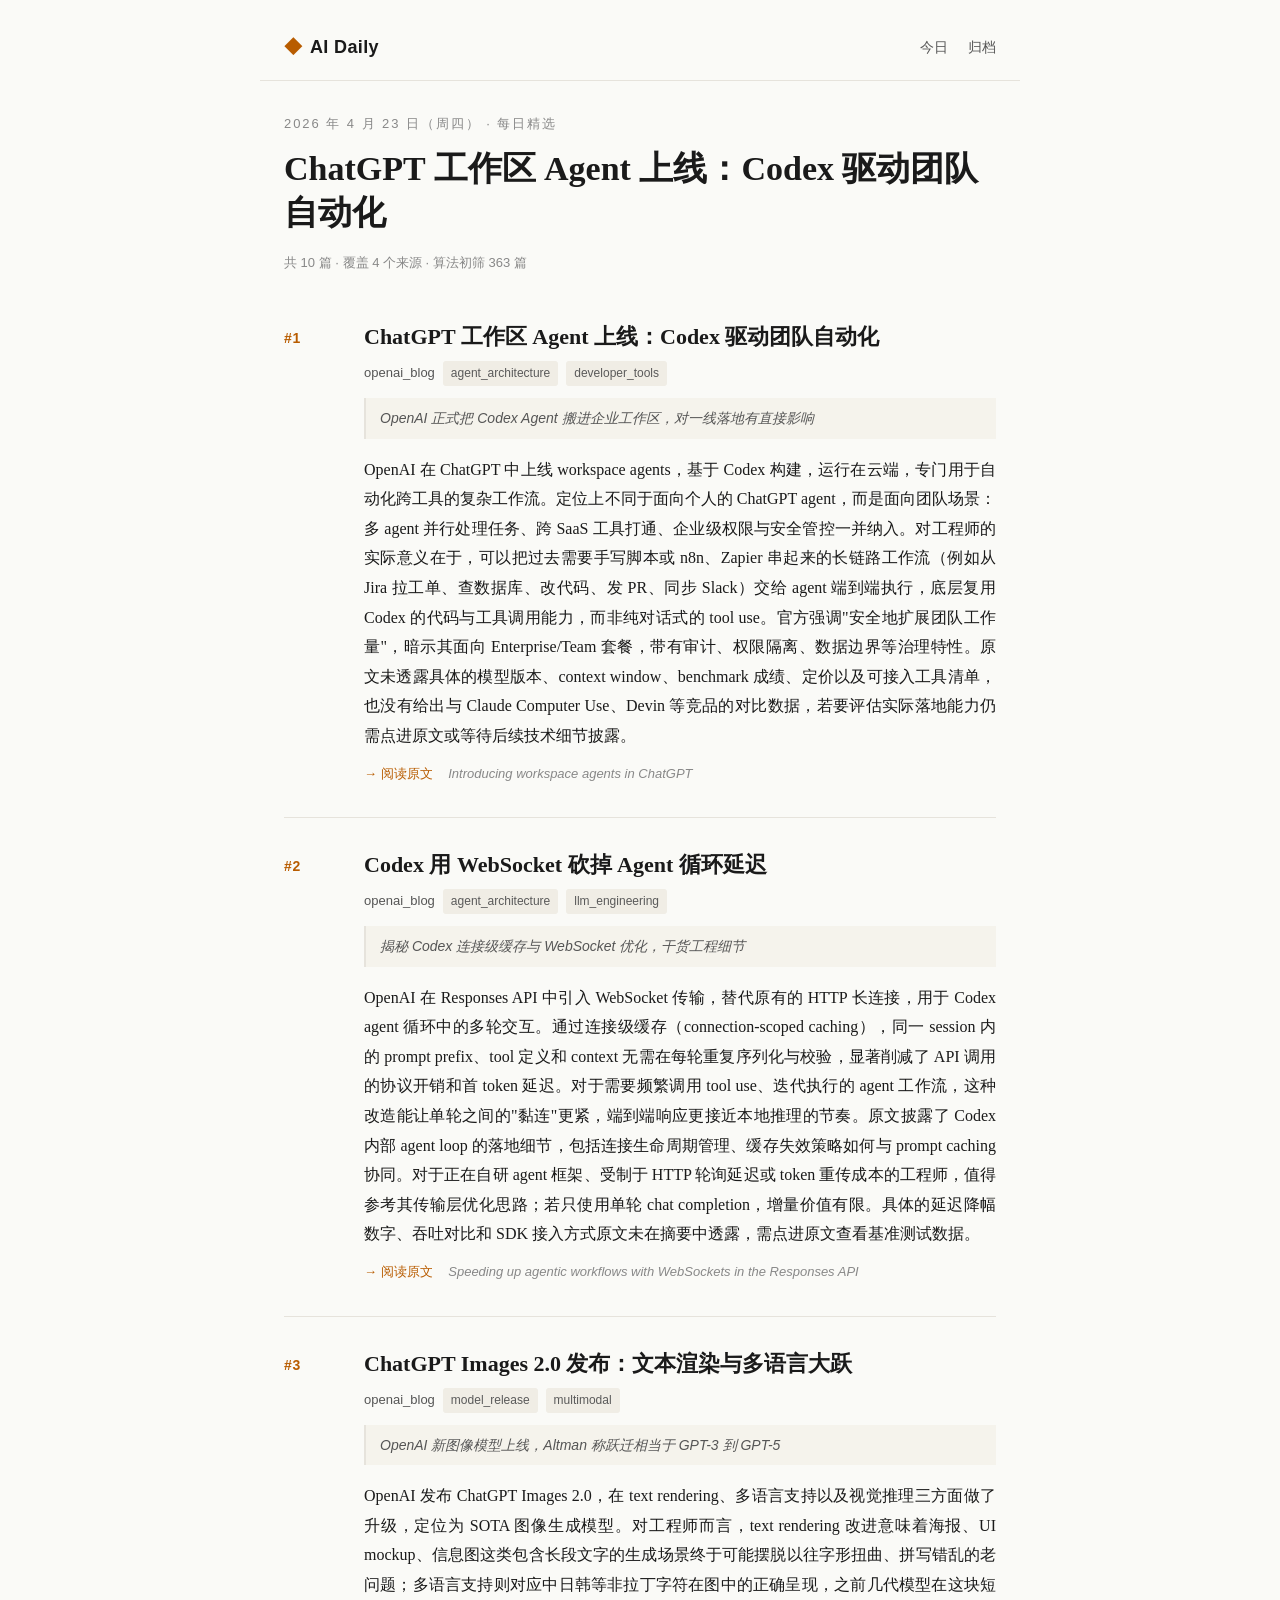
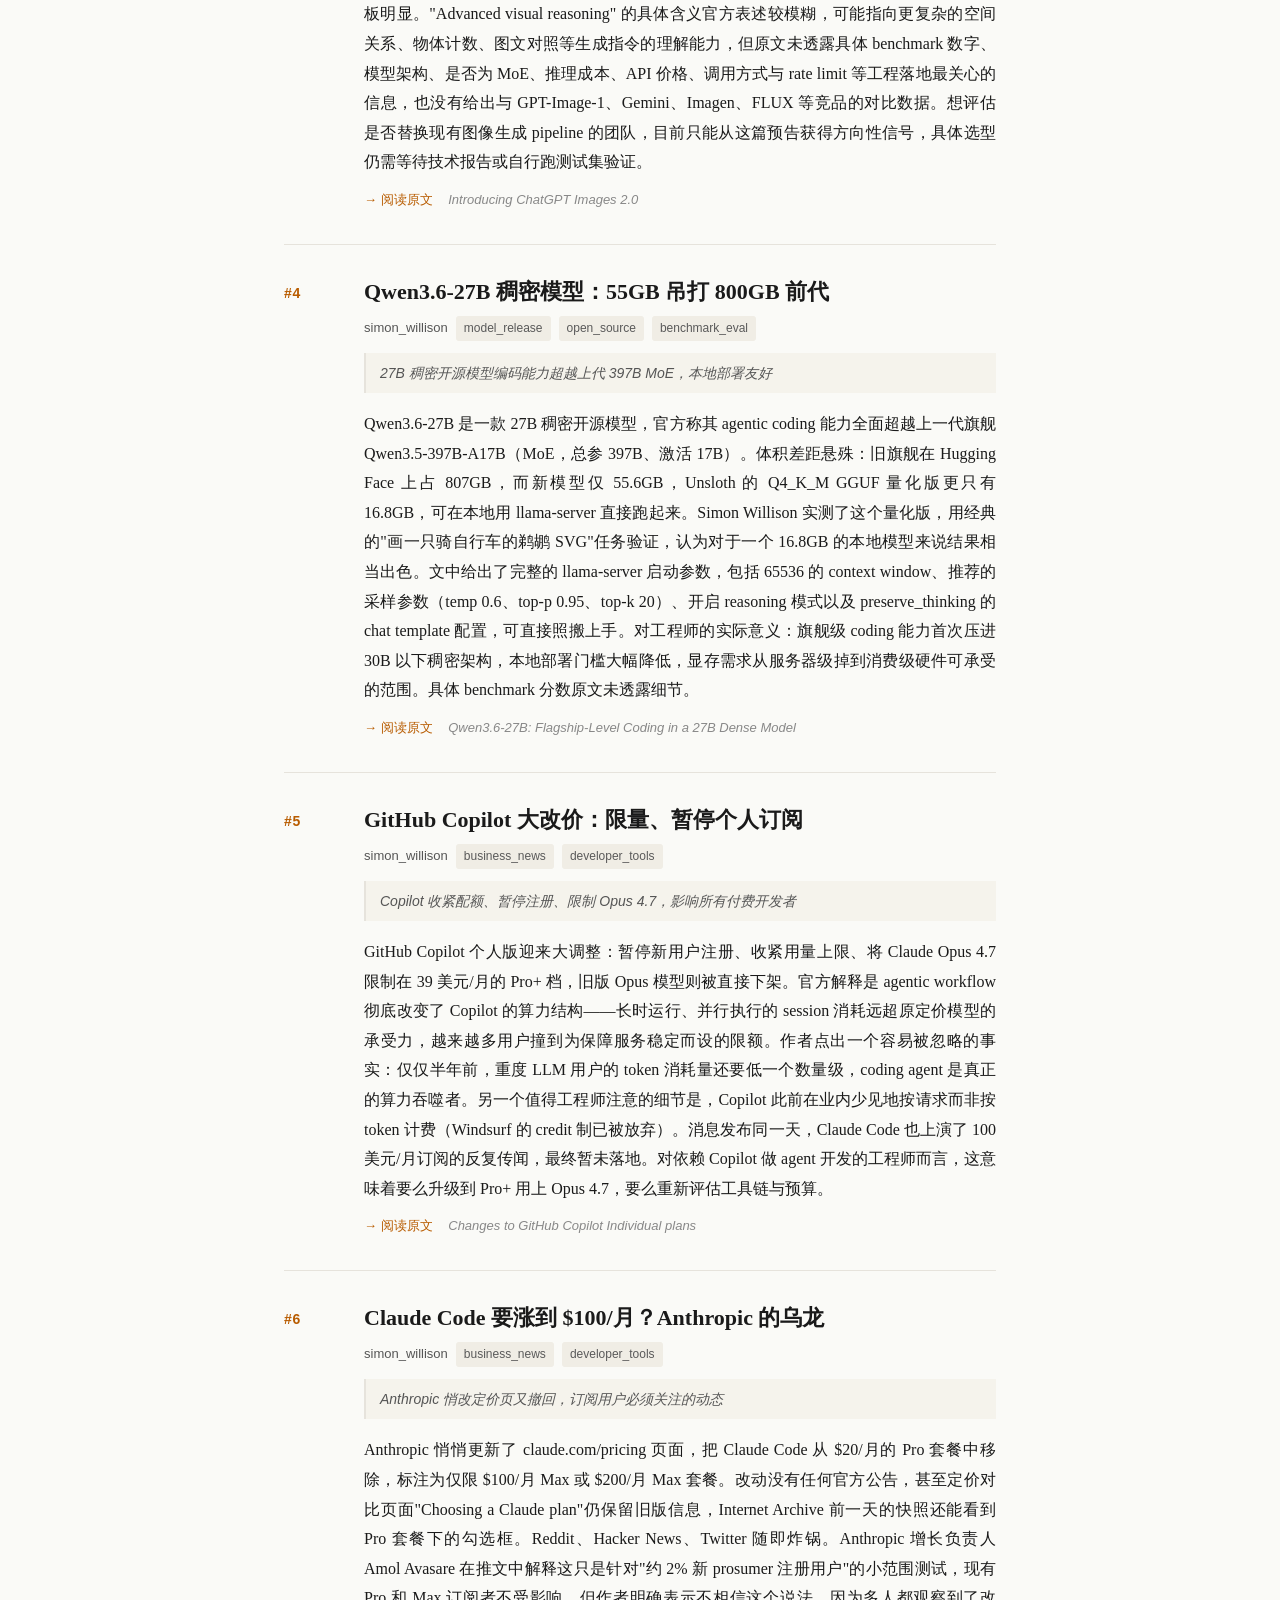
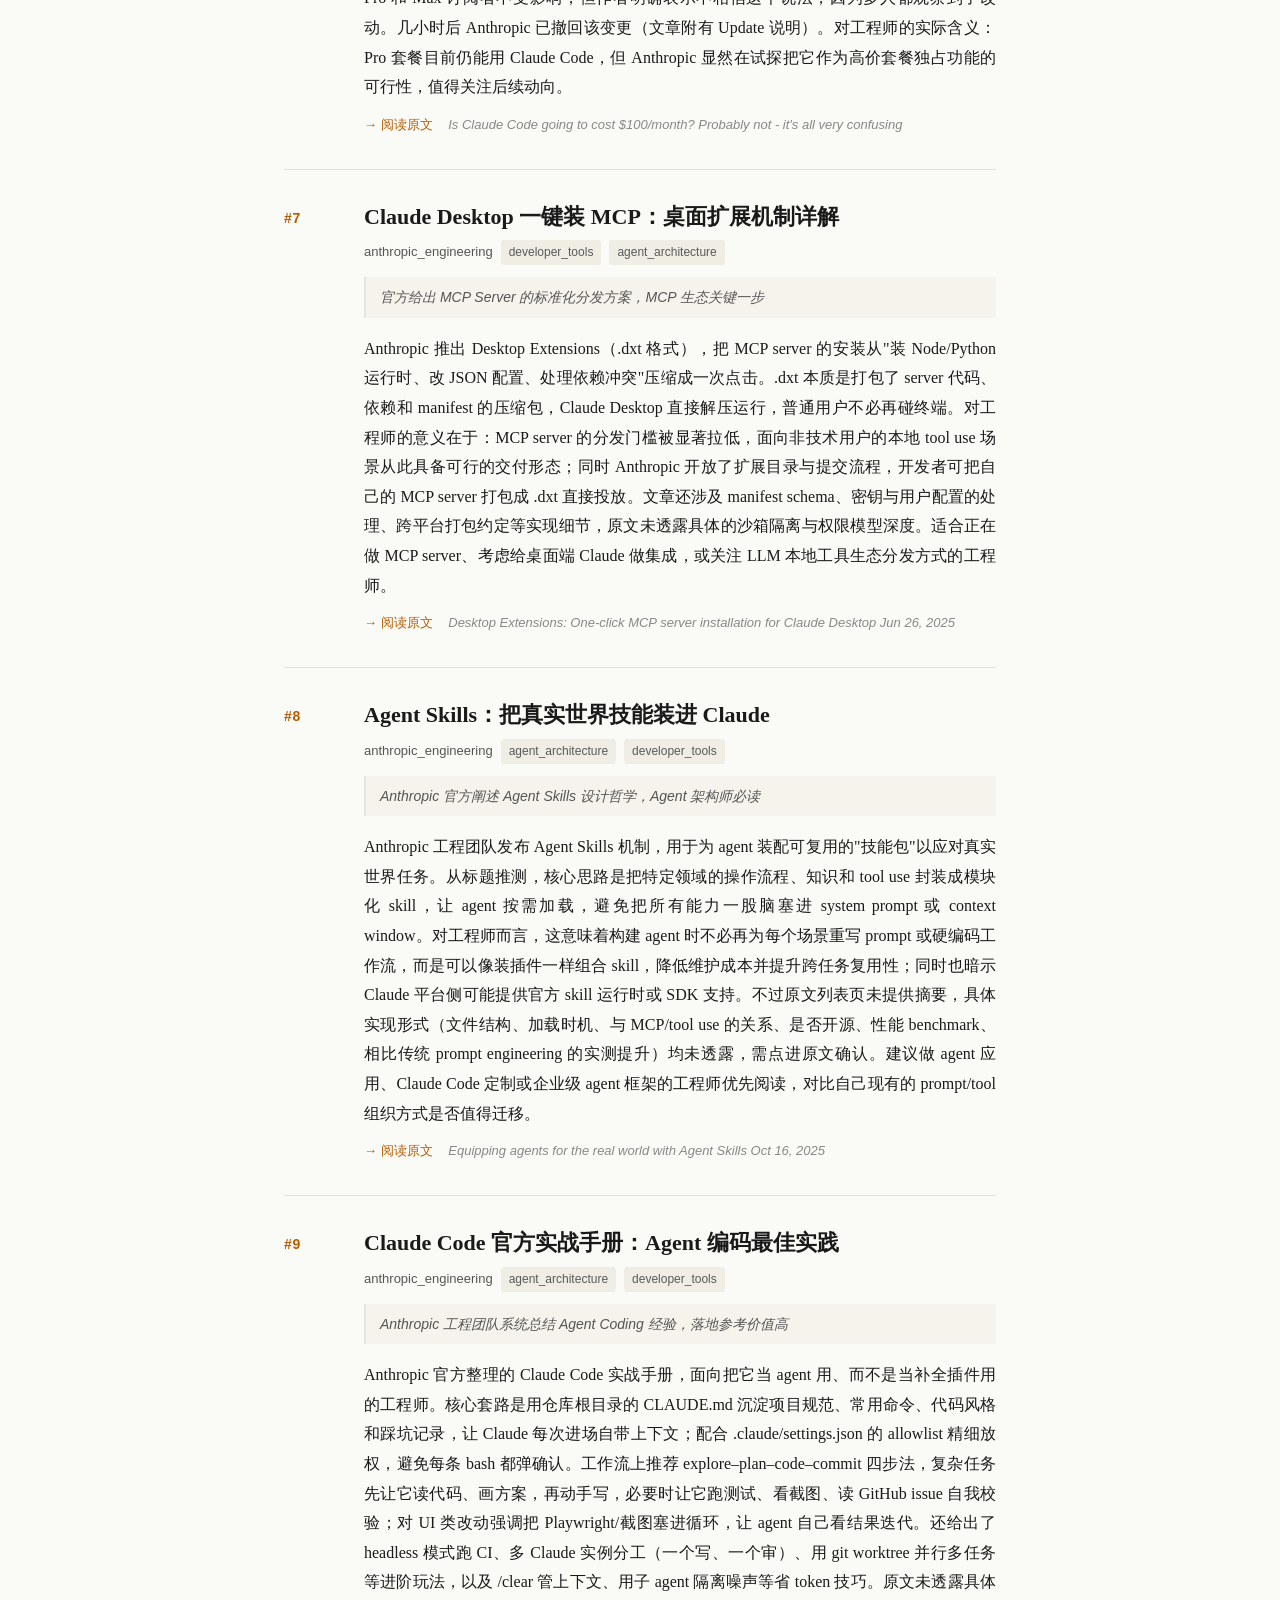
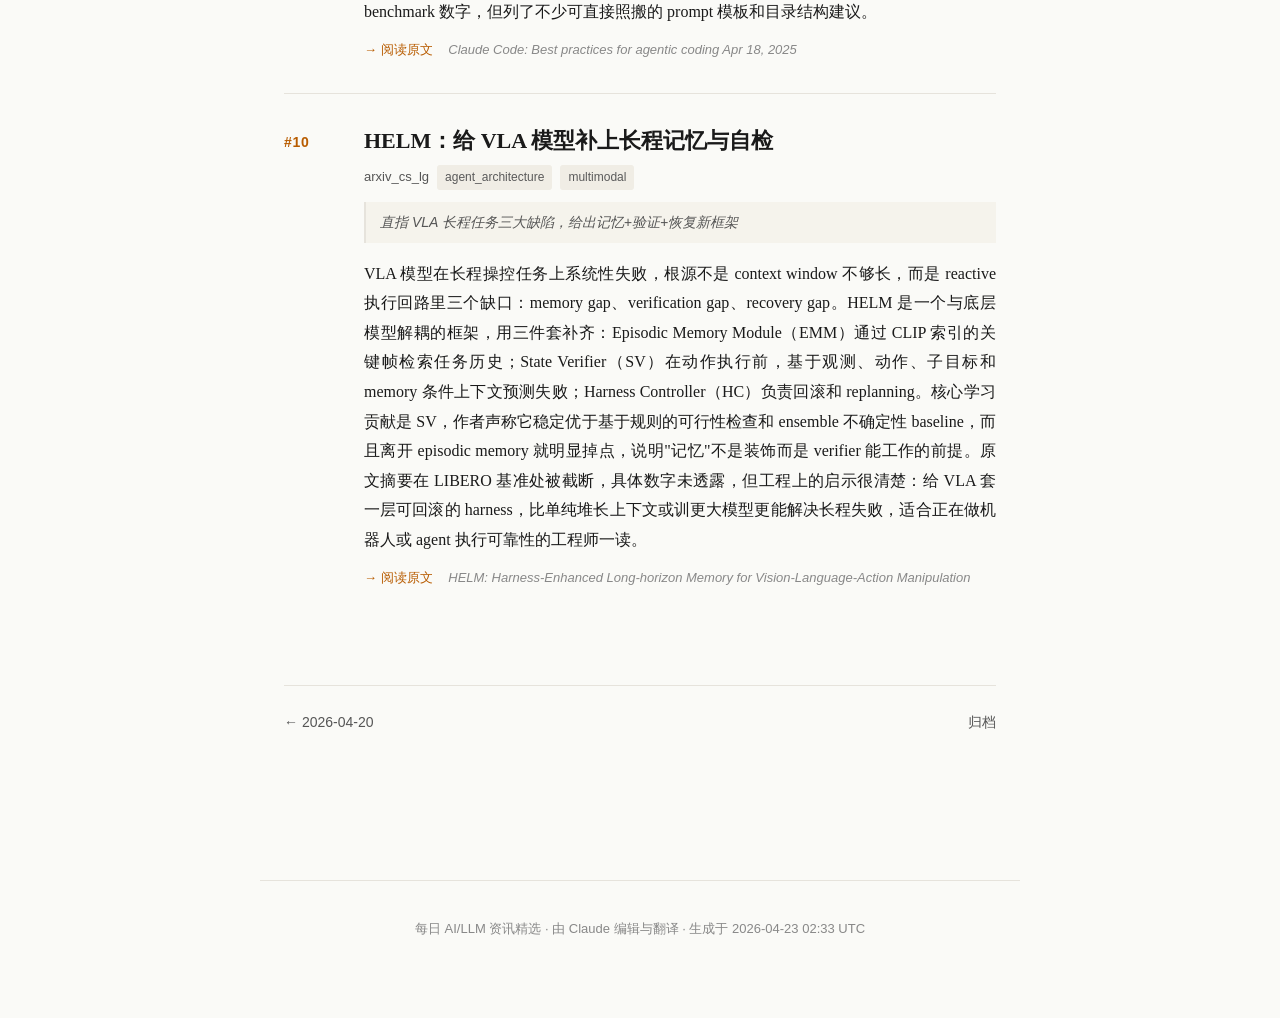
<file: web/archive/2026-04-23.html>
<!doctype html>
<html lang="zh-CN">
<head>
  <meta charset="utf-8">
  <meta name="viewport" content="width=device-width, initial-scale=1">
  <title>2026 年 4 月 23 日（周四） · AI Daily</title>
  <link rel="stylesheet" href="../assets/style.css">
</head>
<body>
  <header class="site-header">
    <a class="brand" href="../index.html">
      <span class="brand-mark">◆</span>
      <span class="brand-name">AI Daily</span>
    </a>
    <nav>
      <a href="../index.html">今日</a>
      <a href="../archive/index.html">归档</a>
    </nav>
  </header>
  <main>
<article class="daily">
  <header class="daily-header">
    <p class="kicker">2026 年 4 月 23 日（周四） · 每日精选</p>
    <h1>ChatGPT 工作区 Agent 上线：Codex 驱动团队自动化</h1>
    <p class="meta">
      共 10 篇 · 覆盖 4 个来源 · 算法初筛 363 篇
    </p>
  </header>


  <ol class="articles">
    <li class="article" id="a-1">
      <div class="rank">#1</div>
      <div class="body">
        <h2><a href="https://openai.com/index/introducing-workspace-agents-in-chatgpt" target="_blank" rel="noopener">ChatGPT 工作区 Agent 上线：Codex 驱动团队自动化</a></h2>
        <p class="article-meta">
          <span class="source">openai_blog</span>
<span class="tag">agent_architecture</span><span class="tag">developer_tools</span>        </p>
        <p class="why">OpenAI 正式把 Codex Agent 搬进企业工作区，对一线落地有直接影响</p>
        <p class="summary">OpenAI 在 ChatGPT 中上线 workspace agents，基于 Codex 构建，运行在云端，专门用于自动化跨工具的复杂工作流。定位上不同于面向个人的 ChatGPT agent，而是面向团队场景：多 agent 并行处理任务、跨 SaaS 工具打通、企业级权限与安全管控一并纳入。对工程师的实际意义在于，可以把过去需要手写脚本或 n8n、Zapier 串起来的长链路工作流（例如从 Jira 拉工单、查数据库、改代码、发 PR、同步 Slack）交给 agent 端到端执行，底层复用 Codex 的代码与工具调用能力，而非纯对话式的 tool use。官方强调&#34;安全地扩展团队工作量&#34;，暗示其面向 Enterprise/Team 套餐，带有审计、权限隔离、数据边界等治理特性。原文未透露具体的模型版本、context window、benchmark 成绩、定价以及可接入工具清单，也没有给出与 Claude Computer Use、Devin 等竞品的对比数据，若要评估实际落地能力仍需点进原文或等待后续技术细节披露。</p>
        <p class="orig">
          <a href="https://openai.com/index/introducing-workspace-agents-in-chatgpt" target="_blank" rel="noopener">→ 阅读原文</a>
          <span class="orig-title">Introducing workspace agents in ChatGPT</span>
        </p>
      </div>
    </li>
    <li class="article" id="a-2">
      <div class="rank">#2</div>
      <div class="body">
        <h2><a href="https://openai.com/index/speeding-up-agentic-workflows-with-websockets" target="_blank" rel="noopener">Codex 用 WebSocket 砍掉 Agent 循环延迟</a></h2>
        <p class="article-meta">
          <span class="source">openai_blog</span>
<span class="tag">agent_architecture</span><span class="tag">llm_engineering</span>        </p>
        <p class="why">揭秘 Codex 连接级缓存与 WebSocket 优化，干货工程细节</p>
        <p class="summary">OpenAI 在 Responses API 中引入 WebSocket 传输，替代原有的 HTTP 长连接，用于 Codex agent 循环中的多轮交互。通过连接级缓存（connection-scoped caching），同一 session 内的 prompt prefix、tool 定义和 context 无需在每轮重复序列化与校验，显著削减了 API 调用的协议开销和首 token 延迟。对于需要频繁调用 tool use、迭代执行的 agent 工作流，这种改造能让单轮之间的&#34;黏连&#34;更紧，端到端响应更接近本地推理的节奏。原文披露了 Codex 内部 agent loop 的落地细节，包括连接生命周期管理、缓存失效策略如何与 prompt caching 协同。对于正在自研 agent 框架、受制于 HTTP 轮询延迟或 token 重传成本的工程师，值得参考其传输层优化思路；若只使用单轮 chat completion，增量价值有限。具体的延迟降幅数字、吞吐对比和 SDK 接入方式原文未在摘要中透露，需点进原文查看基准测试数据。</p>
        <p class="orig">
          <a href="https://openai.com/index/speeding-up-agentic-workflows-with-websockets" target="_blank" rel="noopener">→ 阅读原文</a>
          <span class="orig-title">Speeding up agentic workflows with WebSockets in the Responses API</span>
        </p>
      </div>
    </li>
    <li class="article" id="a-3">
      <div class="rank">#3</div>
      <div class="body">
        <h2><a href="https://openai.com/index/introducing-chatgpt-images-2-0" target="_blank" rel="noopener">ChatGPT Images 2.0 发布：文本渲染与多语言大跃</a></h2>
        <p class="article-meta">
          <span class="source">openai_blog</span>
<span class="tag">model_release</span><span class="tag">multimodal</span>        </p>
        <p class="why">OpenAI 新图像模型上线，Altman 称跃迁相当于 GPT-3 到 GPT-5</p>
        <p class="summary">OpenAI 发布 ChatGPT Images 2.0，在 text rendering、多语言支持以及视觉推理三方面做了升级，定位为 SOTA 图像生成模型。对工程师而言，text rendering 改进意味着海报、UI mockup、信息图这类包含长段文字的生成场景终于可能摆脱以往字形扭曲、拼写错乱的老问题；多语言支持则对应中日韩等非拉丁字符在图中的正确呈现，之前几代模型在这块短板明显。&#34;Advanced visual reasoning&#34; 的具体含义官方表述较模糊，可能指向更复杂的空间关系、物体计数、图文对照等生成指令的理解能力，但原文未透露具体 benchmark 数字、模型架构、是否为 MoE、推理成本、API 价格、调用方式与 rate limit 等工程落地最关心的信息，也没有给出与 GPT-Image-1、Gemini、Imagen、FLUX 等竞品的对比数据。想评估是否替换现有图像生成 pipeline 的团队，目前只能从这篇预告获得方向性信号，具体选型仍需等待技术报告或自行跑测试集验证。</p>
        <p class="orig">
          <a href="https://openai.com/index/introducing-chatgpt-images-2-0" target="_blank" rel="noopener">→ 阅读原文</a>
          <span class="orig-title">Introducing ChatGPT Images 2.0</span>
        </p>
      </div>
    </li>
    <li class="article" id="a-4">
      <div class="rank">#4</div>
      <div class="body">
        <h2><a href="https://simonwillison.net/2026/Apr/22/qwen36-27b/#atom-everything" target="_blank" rel="noopener">Qwen3.6-27B 稠密模型：55GB 吊打 800GB 前代</a></h2>
        <p class="article-meta">
          <span class="source">simon_willison</span>
<span class="tag">model_release</span><span class="tag">open_source</span><span class="tag">benchmark_eval</span>        </p>
        <p class="why">27B 稠密开源模型编码能力超越上代 397B MoE，本地部署友好</p>
        <p class="summary">Qwen3.6-27B 是一款 27B 稠密开源模型，官方称其 agentic coding 能力全面超越上一代旗舰 Qwen3.5-397B-A17B（MoE，总参 397B、激活 17B）。体积差距悬殊：旧旗舰在 Hugging Face 上占 807GB，而新模型仅 55.6GB，Unsloth 的 Q4_K_M GGUF 量化版更只有 16.8GB，可在本地用 llama-server 直接跑起来。Simon Willison 实测了这个量化版，用经典的&#34;画一只骑自行车的鹈鹕 SVG&#34;任务验证，认为对于一个 16.8GB 的本地模型来说结果相当出色。文中给出了完整的 llama-server 启动参数，包括 65536 的 context window、推荐的采样参数（temp 0.6、top-p 0.95、top-k 20）、开启 reasoning 模式以及 preserve_thinking 的 chat template 配置，可直接照搬上手。对工程师的实际意义：旗舰级 coding 能力首次压进 30B 以下稠密架构，本地部署门槛大幅降低，显存需求从服务器级掉到消费级硬件可承受的范围。具体 benchmark 分数原文未透露细节。</p>
        <p class="orig">
          <a href="https://simonwillison.net/2026/Apr/22/qwen36-27b/#atom-everything" target="_blank" rel="noopener">→ 阅读原文</a>
          <span class="orig-title">Qwen3.6-27B: Flagship-Level Coding in a 27B Dense Model</span>
        </p>
      </div>
    </li>
    <li class="article" id="a-5">
      <div class="rank">#5</div>
      <div class="body">
        <h2><a href="https://simonwillison.net/2026/Apr/22/changes-to-github-copilot/#atom-everything" target="_blank" rel="noopener">GitHub Copilot 大改价：限量、暂停个人订阅</a></h2>
        <p class="article-meta">
          <span class="source">simon_willison</span>
<span class="tag">business_news</span><span class="tag">developer_tools</span>        </p>
        <p class="why">Copilot 收紧配额、暂停注册、限制 Opus 4.7，影响所有付费开发者</p>
        <p class="summary">GitHub Copilot 个人版迎来大调整：暂停新用户注册、收紧用量上限、将 Claude Opus 4.7 限制在 39 美元/月的 Pro+ 档，旧版 Opus 模型则被直接下架。官方解释是 agentic workflow 彻底改变了 Copilot 的算力结构——长时运行、并行执行的 session 消耗远超原定价模型的承受力，越来越多用户撞到为保障服务稳定而设的限额。作者点出一个容易被忽略的事实：仅仅半年前，重度 LLM 用户的 token 消耗量还要低一个数量级，coding agent 是真正的算力吞噬者。另一个值得工程师注意的细节是，Copilot 此前在业内少见地按请求而非按 token 计费（Windsurf 的 credit 制已被放弃）。消息发布同一天，Claude Code 也上演了 100 美元/月订阅的反复传闻，最终暂未落地。对依赖 Copilot 做 agent 开发的工程师而言，这意味着要么升级到 Pro+ 用上 Opus 4.7，要么重新评估工具链与预算。</p>
        <p class="orig">
          <a href="https://simonwillison.net/2026/Apr/22/changes-to-github-copilot/#atom-everything" target="_blank" rel="noopener">→ 阅读原文</a>
          <span class="orig-title">Changes to GitHub Copilot Individual plans</span>
        </p>
      </div>
    </li>
    <li class="article" id="a-6">
      <div class="rank">#6</div>
      <div class="body">
        <h2><a href="https://simonwillison.net/2026/Apr/22/claude-code-confusion/#atom-everything" target="_blank" rel="noopener">Claude Code 要涨到 $100/月？Anthropic 的乌龙</a></h2>
        <p class="article-meta">
          <span class="source">simon_willison</span>
<span class="tag">business_news</span><span class="tag">developer_tools</span>        </p>
        <p class="why">Anthropic 悄改定价页又撤回，订阅用户必须关注的动态</p>
        <p class="summary">Anthropic 悄悄更新了 claude.com/pricing 页面，把 Claude Code 从 $20/月的 Pro 套餐中移除，标注为仅限 $100/月 Max 或 $200/月 Max 套餐。改动没有任何官方公告，甚至定价对比页面&#34;Choosing a Claude plan&#34;仍保留旧版信息，Internet Archive 前一天的快照还能看到 Pro 套餐下的勾选框。Reddit、Hacker News、Twitter 随即炸锅。Anthropic 增长负责人 Amol Avasare 在推文中解释这只是针对&#34;约 2% 新 prosumer 注册用户&#34;的小范围测试，现有 Pro 和 Max 订阅者不受影响，但作者明确表示不相信这个说法，因为多人都观察到了改动。几小时后 Anthropic 已撤回该变更（文章附有 Update 说明）。对工程师的实际含义：Pro 套餐目前仍能用 Claude Code，但 Anthropic 显然在试探把它作为高价套餐独占功能的可行性，值得关注后续动向。</p>
        <p class="orig">
          <a href="https://simonwillison.net/2026/Apr/22/claude-code-confusion/#atom-everything" target="_blank" rel="noopener">→ 阅读原文</a>
          <span class="orig-title">Is Claude Code going to cost $100/month? Probably not - it&#39;s all very confusing</span>
        </p>
      </div>
    </li>
    <li class="article" id="a-7">
      <div class="rank">#7</div>
      <div class="body">
        <h2><a href="https://www.anthropic.com/engineering/desktop-extensions" target="_blank" rel="noopener">Claude Desktop 一键装 MCP：桌面扩展机制详解</a></h2>
        <p class="article-meta">
          <span class="source">anthropic_engineering</span>
<span class="tag">developer_tools</span><span class="tag">agent_architecture</span>        </p>
        <p class="why">官方给出 MCP Server 的标准化分发方案，MCP 生态关键一步</p>
        <p class="summary">Anthropic 推出 Desktop Extensions（.dxt 格式），把 MCP server 的安装从&#34;装 Node/Python 运行时、改 JSON 配置、处理依赖冲突&#34;压缩成一次点击。.dxt 本质是打包了 server 代码、依赖和 manifest 的压缩包，Claude Desktop 直接解压运行，普通用户不必再碰终端。对工程师的意义在于：MCP server 的分发门槛被显著拉低，面向非技术用户的本地 tool use 场景从此具备可行的交付形态；同时 Anthropic 开放了扩展目录与提交流程，开发者可把自己的 MCP server 打包成 .dxt 直接投放。文章还涉及 manifest schema、密钥与用户配置的处理、跨平台打包约定等实现细节，原文未透露具体的沙箱隔离与权限模型深度。适合正在做 MCP server、考虑给桌面端 Claude 做集成，或关注 LLM 本地工具生态分发方式的工程师。</p>
        <p class="orig">
          <a href="https://www.anthropic.com/engineering/desktop-extensions" target="_blank" rel="noopener">→ 阅读原文</a>
          <span class="orig-title">Desktop Extensions: One-click MCP server installation for Claude Desktop Jun 26, 2025</span>
        </p>
      </div>
    </li>
    <li class="article" id="a-8">
      <div class="rank">#8</div>
      <div class="body">
        <h2><a href="https://www.anthropic.com/engineering/equipping-agents-for-the-real-world-with-agent-skills" target="_blank" rel="noopener">Agent Skills：把真实世界技能装进 Claude</a></h2>
        <p class="article-meta">
          <span class="source">anthropic_engineering</span>
<span class="tag">agent_architecture</span><span class="tag">developer_tools</span>        </p>
        <p class="why">Anthropic 官方阐述 Agent Skills 设计哲学，Agent 架构师必读</p>
        <p class="summary">Anthropic 工程团队发布 Agent Skills 机制，用于为 agent 装配可复用的&#34;技能包&#34;以应对真实世界任务。从标题推测，核心思路是把特定领域的操作流程、知识和 tool use 封装成模块化 skill，让 agent 按需加载，避免把所有能力一股脑塞进 system prompt 或 context window。对工程师而言，这意味着构建 agent 时不必再为每个场景重写 prompt 或硬编码工作流，而是可以像装插件一样组合 skill，降低维护成本并提升跨任务复用性；同时也暗示 Claude 平台侧可能提供官方 skill 运行时或 SDK 支持。不过原文列表页未提供摘要，具体实现形式（文件结构、加载时机、与 MCP/tool use 的关系、是否开源、性能 benchmark、相比传统 prompt engineering 的实测提升）均未透露，需点进原文确认。建议做 agent 应用、Claude Code 定制或企业级 agent 框架的工程师优先阅读，对比自己现有的 prompt/tool 组织方式是否值得迁移。</p>
        <p class="orig">
          <a href="https://www.anthropic.com/engineering/equipping-agents-for-the-real-world-with-agent-skills" target="_blank" rel="noopener">→ 阅读原文</a>
          <span class="orig-title">Equipping agents for the real world with Agent Skills Oct 16, 2025</span>
        </p>
      </div>
    </li>
    <li class="article" id="a-9">
      <div class="rank">#9</div>
      <div class="body">
        <h2><a href="https://www.anthropic.com/engineering/claude-code-best-practices" target="_blank" rel="noopener">Claude Code 官方实战手册：Agent 编码最佳实践</a></h2>
        <p class="article-meta">
          <span class="source">anthropic_engineering</span>
<span class="tag">agent_architecture</span><span class="tag">developer_tools</span>        </p>
        <p class="why">Anthropic 工程团队系统总结 Agent Coding 经验，落地参考价值高</p>
        <p class="summary">Anthropic 官方整理的 Claude Code 实战手册，面向把它当 agent 用、而不是当补全插件用的工程师。核心套路是用仓库根目录的 CLAUDE.md 沉淀项目规范、常用命令、代码风格和踩坑记录，让 Claude 每次进场自带上下文；配合 .claude/settings.json 的 allowlist 精细放权，避免每条 bash 都弹确认。工作流上推荐 explore–plan–code–commit 四步法，复杂任务先让它读代码、画方案，再动手写，必要时让它跑测试、看截图、读 GitHub issue 自我校验；对 UI 类改动强调把 Playwright/截图塞进循环，让 agent 自己看结果迭代。还给出了 headless 模式跑 CI、多 Claude 实例分工（一个写、一个审）、用 git worktree 并行多任务等进阶玩法，以及 /clear 管上下文、用子 agent 隔离噪声等省 token 技巧。原文未透露具体 benchmark 数字，但列了不少可直接照搬的 prompt 模板和目录结构建议。</p>
        <p class="orig">
          <a href="https://www.anthropic.com/engineering/claude-code-best-practices" target="_blank" rel="noopener">→ 阅读原文</a>
          <span class="orig-title">Claude Code: Best practices for agentic coding Apr 18, 2025</span>
        </p>
      </div>
    </li>
    <li class="article" id="a-10">
      <div class="rank">#10</div>
      <div class="body">
        <h2><a href="https://arxiv.org/abs/2604.18791" target="_blank" rel="noopener">HELM：给 VLA 模型补上长程记忆与自检</a></h2>
        <p class="article-meta">
          <span class="source">arxiv_cs_lg</span>
<span class="tag">agent_architecture</span><span class="tag">multimodal</span>        </p>
        <p class="why">直指 VLA 长程任务三大缺陷，给出记忆+验证+恢复新框架</p>
        <p class="summary">VLA 模型在长程操控任务上系统性失败，根源不是 context window 不够长，而是 reactive 执行回路里三个缺口：memory gap、verification gap、recovery gap。HELM 是一个与底层模型解耦的框架，用三件套补齐：Episodic Memory Module（EMM）通过 CLIP 索引的关键帧检索任务历史；State Verifier（SV）在动作执行前，基于观测、动作、子目标和 memory 条件上下文预测失败；Harness Controller（HC）负责回滚和 replanning。核心学习贡献是 SV，作者声称它稳定优于基于规则的可行性检查和 ensemble 不确定性 baseline，而且离开 episodic memory 就明显掉点，说明&#34;记忆&#34;不是装饰而是 verifier 能工作的前提。原文摘要在 LIBERO 基准处被截断，具体数字未透露，但工程上的启示很清楚：给 VLA 套一层可回滚的 harness，比单纯堆长上下文或训更大模型更能解决长程失败，适合正在做机器人或 agent 执行可靠性的工程师一读。</p>
        <p class="orig">
          <a href="https://arxiv.org/abs/2604.18791" target="_blank" rel="noopener">→ 阅读原文</a>
          <span class="orig-title">HELM: Harness-Enhanced Long-horizon Memory for Vision-Language-Action Manipulation</span>
        </p>
      </div>
    </li>
  </ol>

  <nav class="day-nav">
<a href="2026-04-20.html">← 2026-04-20</a>    <a href="../archive/index.html">归档</a>
  </nav>
</article>
  </main>
  <footer class="site-footer">
    <p>每日 AI/LLM 资讯精选 · 由 Claude 编辑与翻译 · 生成于 2026-04-23 02:33 UTC</p>
  </footer>
</body>
</html>
</file>
<file: web/assets/style.css>
/* AI Daily — 极简阅读样式 */

:root {
  --fg: #1a1a1a;
  --fg-soft: #555;
  --fg-muted: #888;
  --bg: #fafaf7;
  --bg-card: #ffffff;
  --accent: #b85c00;
  --accent-soft: #fff3e0;
  --rule: #e6e3dc;
  --tag-bg: #f0ede5;
  --tag-fg: #5a5a5a;
  --max-width: 760px;
  --serif: "Source Han Serif SC", "Noto Serif SC", "Songti SC", "PingFang SC", Georgia, "Times New Roman", serif;
  --sans: -apple-system, BlinkMacSystemFont, "Segoe UI", "PingFang SC", "Microsoft YaHei", sans-serif;
  --mono: "JetBrains Mono", "SF Mono", Consolas, monospace;
}

* { box-sizing: border-box; }

html, body {
  margin: 0;
  padding: 0;
  background: var(--bg);
  color: var(--fg);
  font-family: var(--serif);
  font-size: 17px;
  line-height: 1.75;
  -webkit-font-smoothing: antialiased;
  -moz-osx-font-smoothing: grayscale;
}

a {
  color: var(--accent);
  text-decoration: none;
  border-bottom: 1px solid transparent;
  transition: border-color .15s ease;
}
a:hover { border-bottom-color: var(--accent); }

/* ===== Header / Footer ===== */
.site-header {
  max-width: var(--max-width);
  margin: 0 auto;
  padding: 32px 24px 16px;
  display: flex;
  justify-content: space-between;
  align-items: center;
  border-bottom: 1px solid var(--rule);
}
.brand {
  display: flex;
  align-items: center;
  gap: 8px;
  font-family: var(--sans);
  font-weight: 600;
  font-size: 18px;
  color: var(--fg);
  border-bottom: none;
}
.brand-mark { color: var(--accent); }
.brand-name { letter-spacing: .02em; }

.site-header nav { display: flex; gap: 20px; font-family: var(--sans); font-size: 14px; }
.site-header nav a { color: var(--fg-soft); }
.site-header nav a:hover { color: var(--accent); }

.site-footer {
  max-width: var(--max-width);
  margin: 80px auto 40px;
  padding: 24px;
  text-align: center;
  border-top: 1px solid var(--rule);
  font-family: var(--sans);
  font-size: 13px;
  color: var(--fg-muted);
}

/* ===== Main ===== */
main {
  max-width: var(--max-width);
  margin: 0 auto;
  padding: 32px 24px 64px;
}

/* ===== Daily page ===== */
.daily-header { margin-bottom: 48px; }
.daily-header .kicker {
  font-family: var(--sans);
  font-size: 13px;
  color: var(--fg-muted);
  letter-spacing: .15em;
  text-transform: uppercase;
  margin: 0 0 12px;
}
.daily-header h1 {
  font-size: 34px;
  line-height: 1.3;
  margin: 0 0 16px;
  font-weight: 600;
}
.daily-header .meta {
  font-family: var(--sans);
  font-size: 13px;
  color: var(--fg-muted);
  margin: 0;
}

.intro {
  background: var(--accent-soft);
  border-left: 3px solid var(--accent);
  padding: 20px 24px;
  margin: 0 0 48px;
  font-size: 16px;
  color: var(--fg-soft);
  line-height: 1.7;
}

.articles {
  list-style: none;
  padding: 0;
  margin: 0;
  counter-reset: article;
}

.article {
  display: flex;
  gap: 24px;
  padding: 32px 0;
  border-top: 1px solid var(--rule);
}
.article:first-child { border-top: none; padding-top: 0; }

.rank {
  flex: 0 0 56px;
  font-family: var(--sans);
  font-size: 14px;
  color: var(--accent);
  font-weight: 600;
  letter-spacing: .05em;
  padding-top: 4px;
}

.body { flex: 1; min-width: 0; }

.article h2 {
  font-size: 22px;
  font-weight: 600;
  margin: 0 0 8px;
  line-height: 1.4;
}
.article h2 a { color: var(--fg); border-bottom: none; }
.article h2 a:hover { color: var(--accent); }

.article-meta {
  margin: 0 0 12px;
  font-family: var(--sans);
  font-size: 13px;
  color: var(--fg-muted);
  display: flex;
  flex-wrap: wrap;
  gap: 8px;
  align-items: center;
}
.source { color: var(--fg-soft); font-weight: 500; }
.tag {
  background: var(--tag-bg);
  color: var(--tag-fg);
  padding: 2px 8px;
  border-radius: 3px;
  font-size: 12px;
}

.why {
  font-family: var(--sans);
  font-size: 14px;
  color: var(--fg-soft);
  background: #f5f3ec;
  border-left: 2px solid var(--rule);
  padding: 8px 14px;
  margin: 12px 0;
  font-style: italic;
}

.summary {
  margin: 16px 0 12px;
  font-size: 16px;
  line-height: 1.85;
  color: var(--fg);
  text-align: justify;
}

.orig {
  font-family: var(--sans);
  font-size: 13px;
  color: var(--fg-muted);
  margin: 12px 0 0;
}
.orig a { color: var(--accent); }
.orig-title { margin-left: 12px; color: var(--fg-muted); font-style: italic; }

/* ===== Archive ===== */
.archive h1 { font-size: 28px; margin: 0 0 8px; }
.archive .meta { font-family: var(--sans); font-size: 13px; color: var(--fg-muted); margin: 0 0 32px; }
.archive-list { list-style: none; padding: 0; margin: 0; }
.archive-list li {
  padding: 16px 0;
  border-top: 1px solid var(--rule);
  display: flex;
  flex-wrap: wrap;
  gap: 12px;
  align-items: baseline;
}
.archive-list li:first-child { border-top: none; }
.archive-list .date { font-family: var(--sans); font-weight: 500; min-width: 110px; color: var(--fg); }
.archive-list .date:hover { color: var(--accent); }
.archive-list .preview { flex: 1; color: var(--fg-soft); font-size: 16px; }
.archive-list .count { font-family: var(--sans); font-size: 12px; color: var(--fg-muted); }

/* ===== Day nav ===== */
.day-nav {
  display: flex;
  justify-content: space-between;
  margin-top: 64px;
  padding-top: 24px;
  border-top: 1px solid var(--rule);
  font-family: var(--sans);
  font-size: 14px;
}
.day-nav a { color: var(--fg-soft); }

/* ===== Mobile ===== */
@media (max-width: 600px) {
  body { font-size: 16px; }
  main { padding: 16px 18px 48px; }
  .site-header { padding: 20px 18px 12px; }
  .daily-header h1 { font-size: 26px; }
  .article { flex-direction: column; gap: 8px; padding: 24px 0; }
  .rank { flex: 0; padding: 0; }
  .article h2 { font-size: 19px; }
}
</file>
